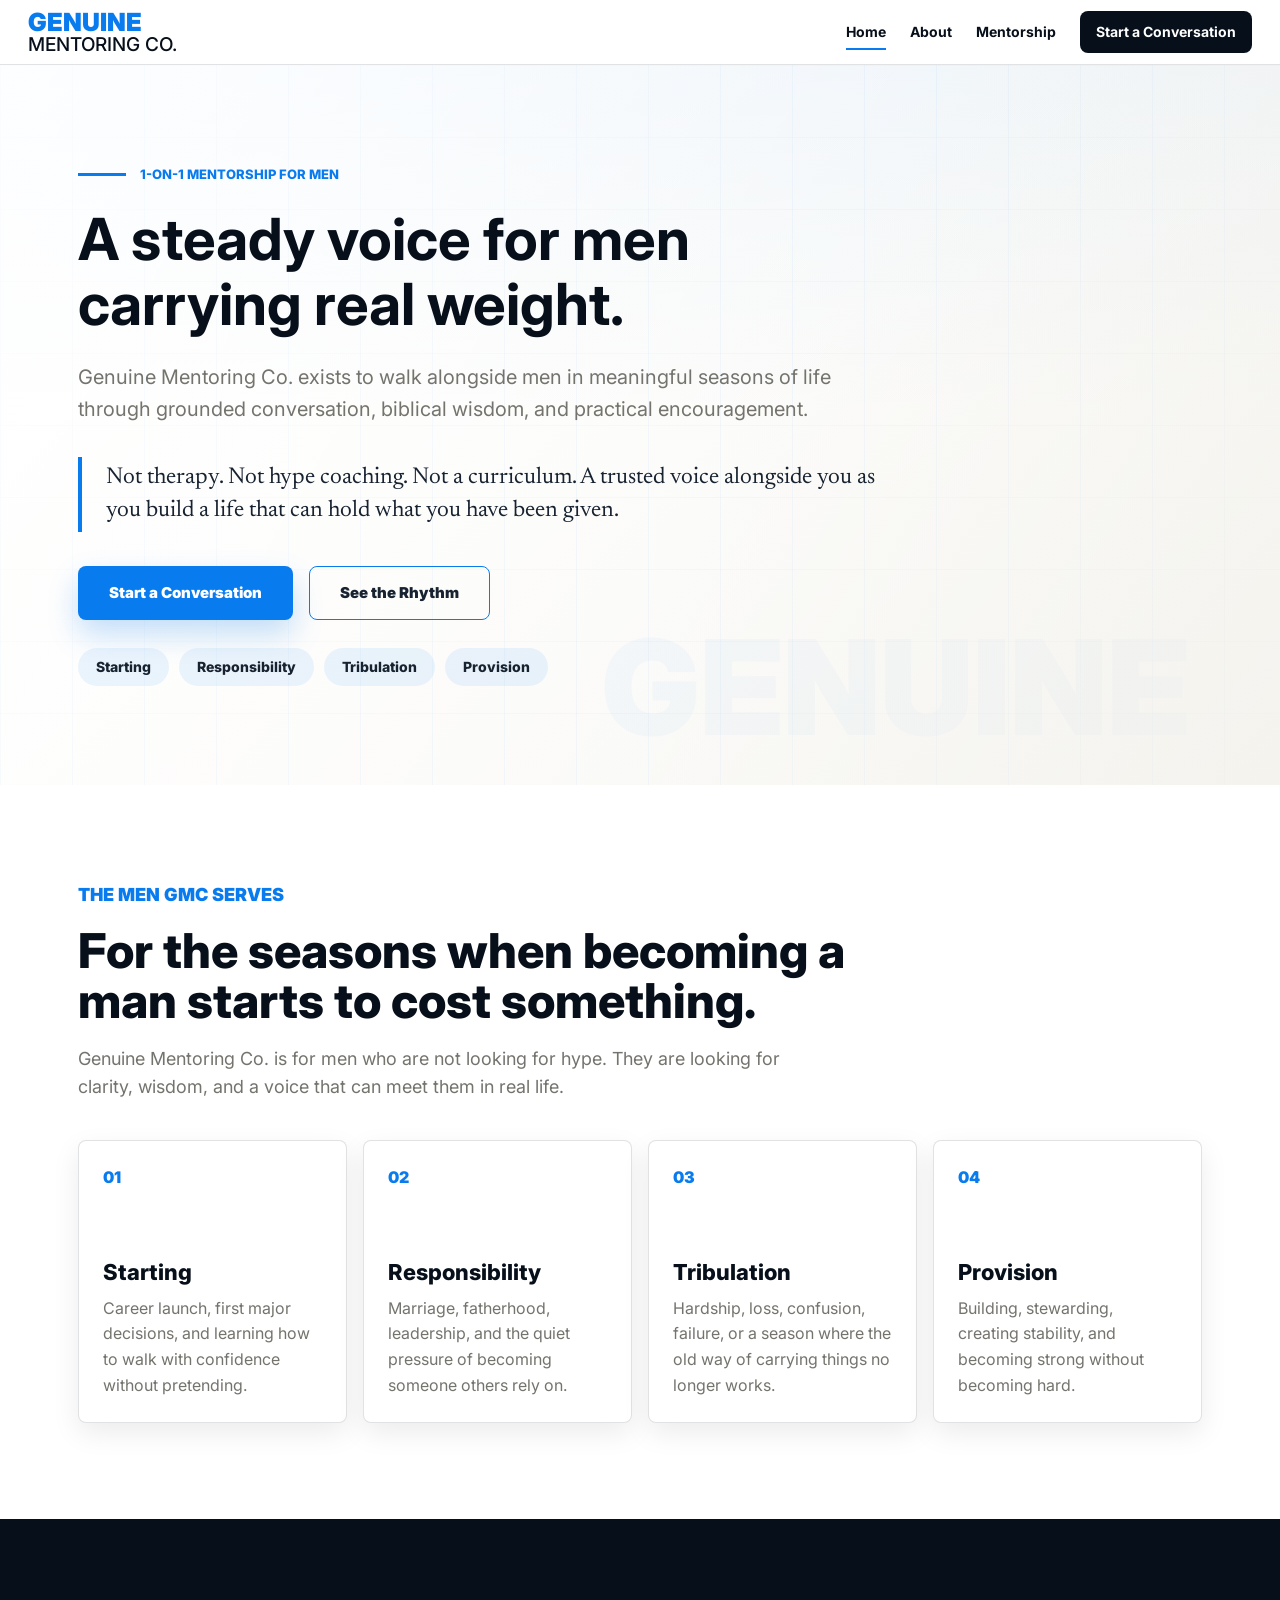
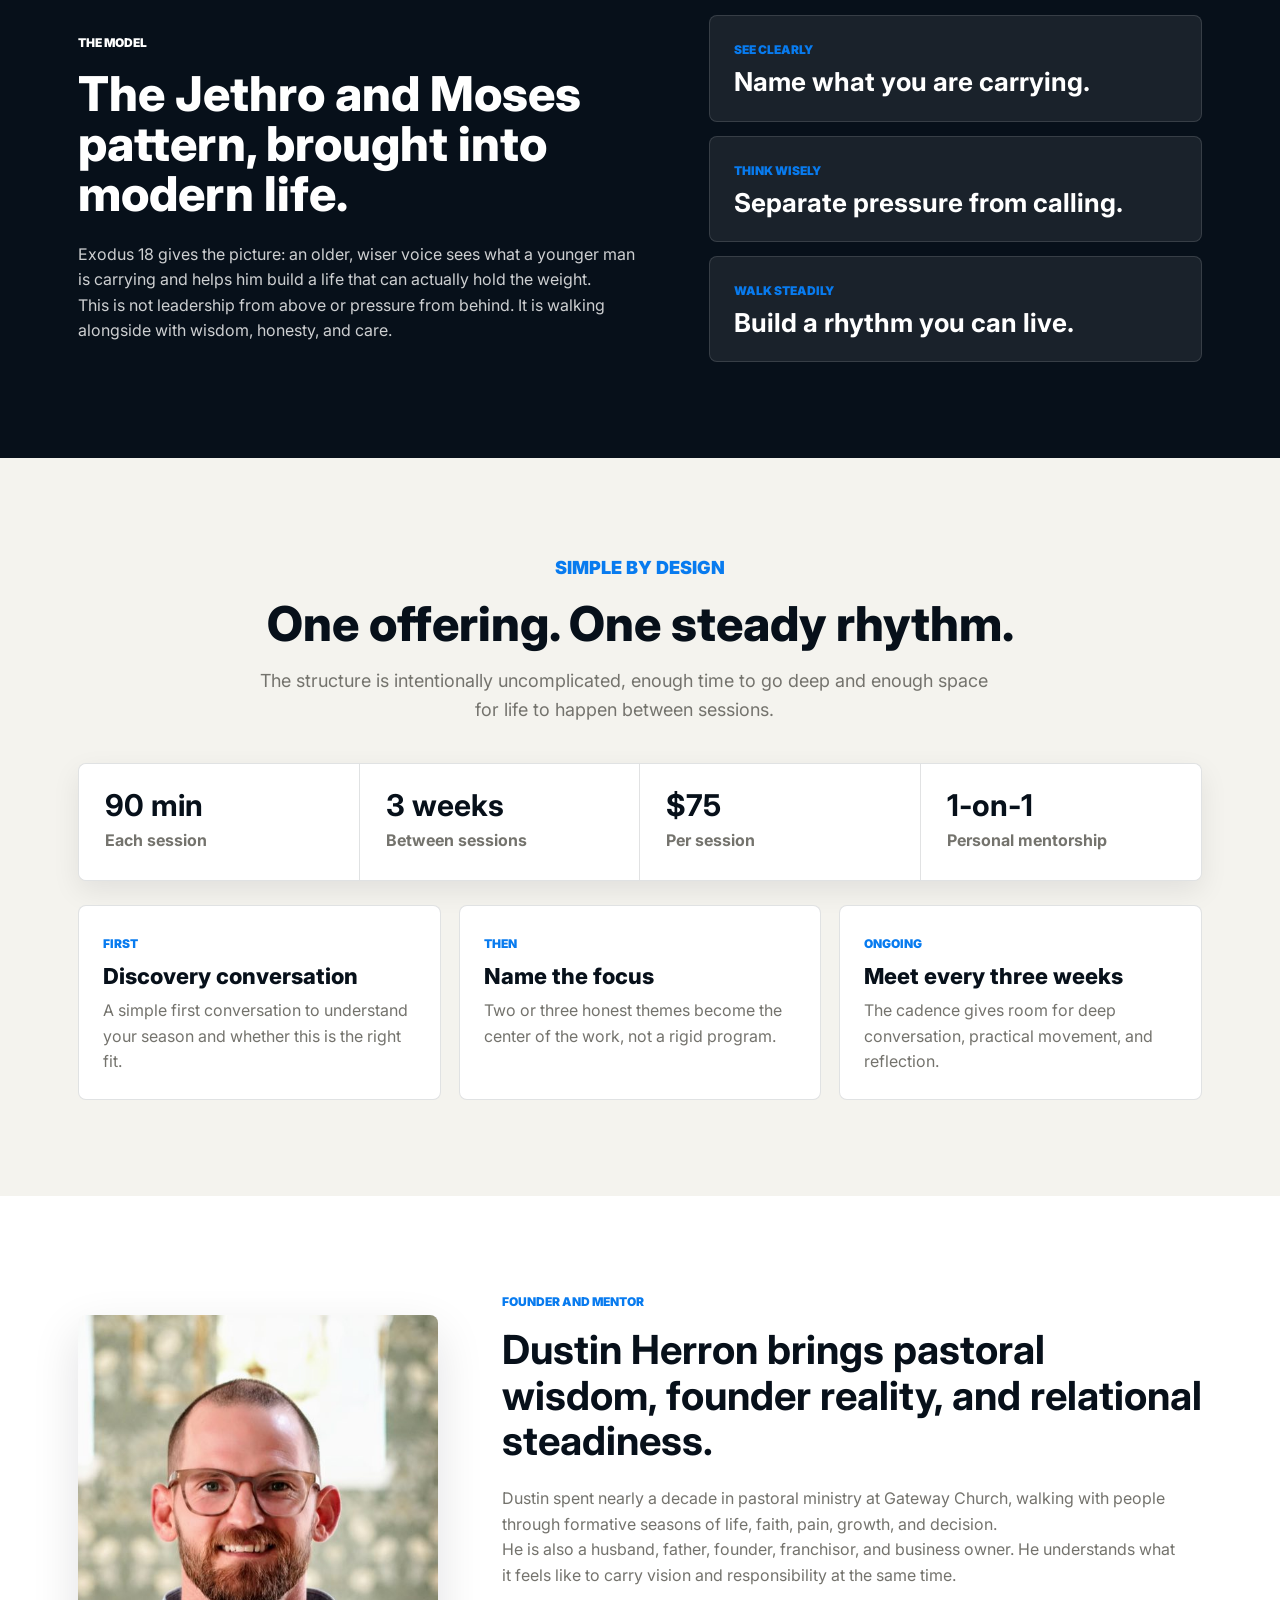
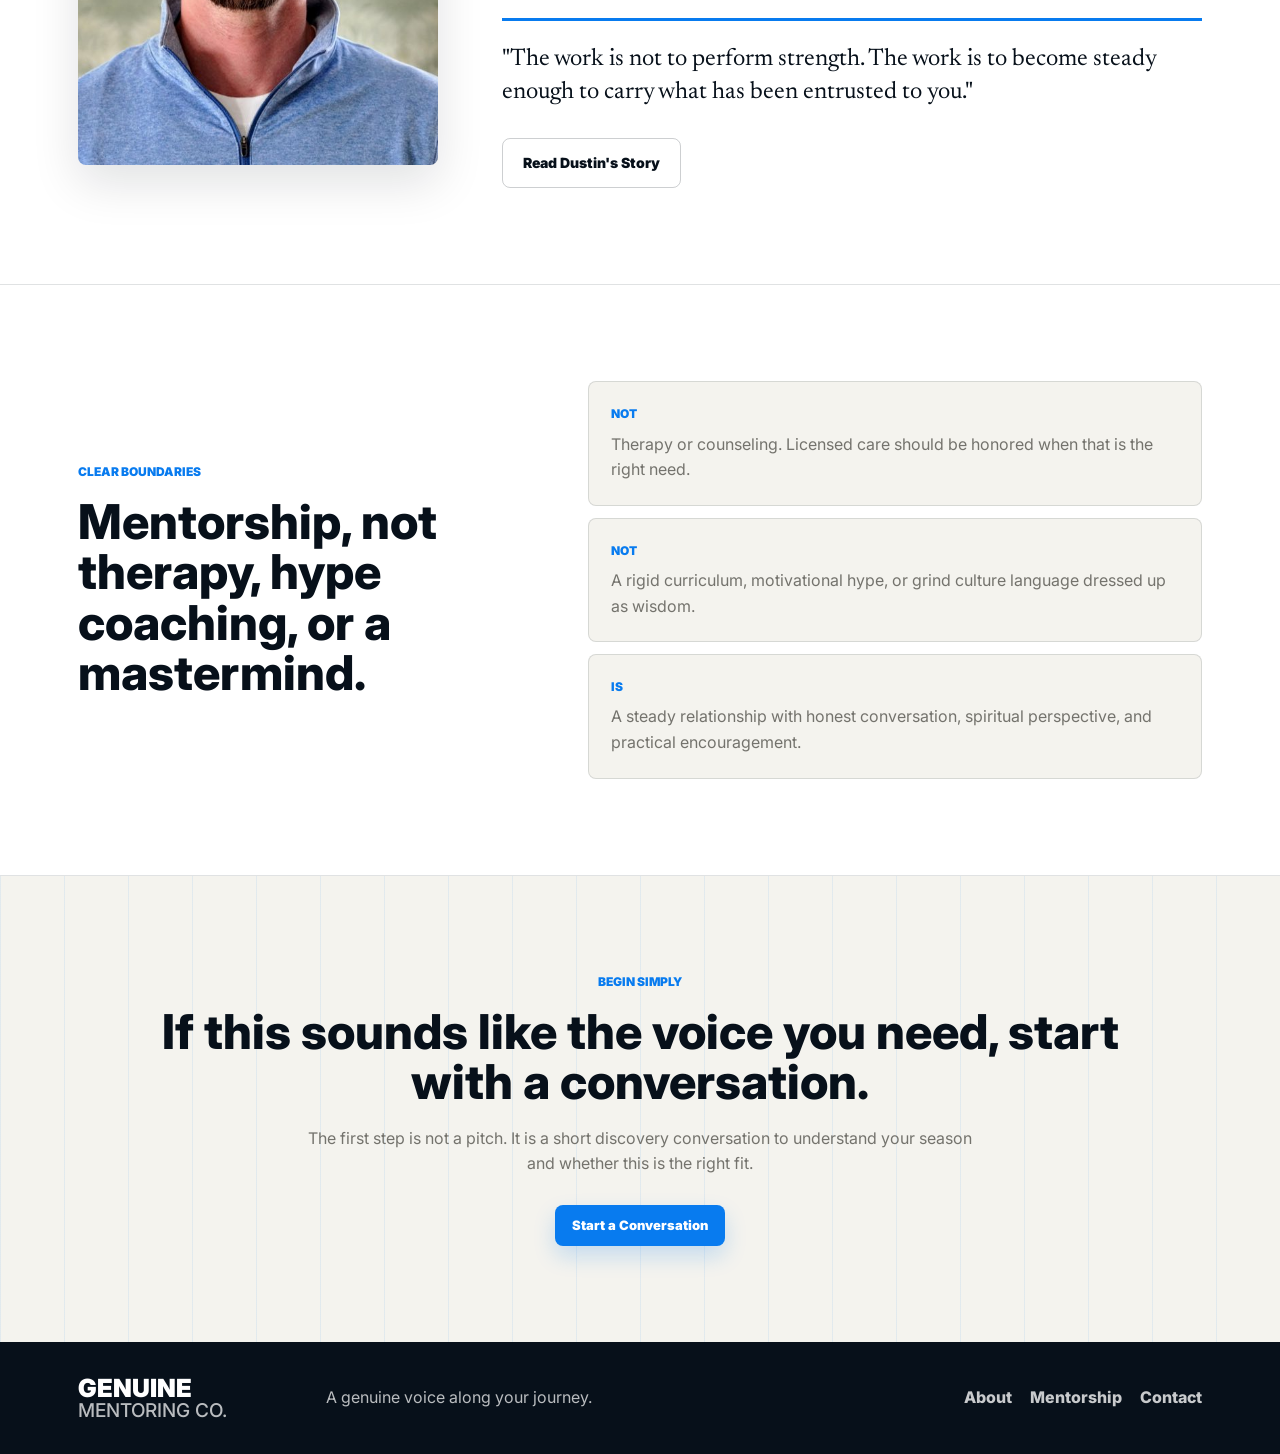
<file: index.html>
<!doctype html>
<html lang="en">
<head>
  <meta charset="utf-8">
  <meta name="viewport" content="width=device-width, initial-scale=1">
  <title>Genuine Mentoring Co. | A Genuine Voice Along Your Journey</title>
  <meta name="description" content="One-on-one mentorship for men navigating responsibility, hardship, faith, leadership, marriage, fatherhood, and provision.">
  <link rel="canonical" href="https://genuinementoring.co/">
  <meta property="og:type" content="website">
  <meta property="og:title" content="Genuine Mentoring Co. | A Genuine Voice Along Your Journey">
  <meta property="og:description" content="Steady, faith-rooted mentorship for men in meaningful seasons of life.">
  <meta property="og:url" content="https://genuinementoring.co/">
  <meta property="og:image" content="https://genuinementoring.co/images/gmc-logo.png">
  <meta property="og:site_name" content="Genuine Mentoring Co.">
  <meta name="twitter:card" content="summary_large_image">
  <meta name="twitter:title" content="Genuine Mentoring Co.">
  <meta name="twitter:description" content="A genuine voice along your journey.">
  <meta name="twitter:image" content="https://genuinementoring.co/images/gmc-logo.png">
  <link rel="icon" href="images/gmc-icon.png" type="image/png">
  <link rel="preconnect" href="https://fonts.googleapis.com">
  <link rel="preconnect" href="https://fonts.gstatic.com" crossorigin>
  <link href="https://fonts.googleapis.com/css2?family=Inter:wght@400;500;600;700;800;900&family=Newsreader:opsz,wght@6..72,500;6..72,650&display=swap" rel="stylesheet">
  <link rel="stylesheet" href="styles.css">
  <script type="application/ld+json">
  {
    "@context": "https://schema.org",
    "@type": "ProfessionalService",
    "name": "Genuine Mentoring Co.",
    "url": "https://genuinementoring.co/",
    "description": "One-on-one mentorship for men navigating meaningful seasons of life.",
    "founder": { "@type": "Person", "name": "Dustin Herron" },
    "areaServed": "United States"
  }
  </script>
</head>
<body>
  <div class="scroll-progress" aria-hidden="true"></div>

  <nav class="site-nav" aria-label="Primary">
    <div class="nav-inner">
      <a class="brand-mark" href="index.html" aria-label="Genuine Mentoring Co. home">
        <span class="brand-main">Genuine</span>
        <span class="brand-sub">Mentoring Co.</span>
      </a>
      <button class="nav-toggle" type="button" aria-label="Open menu" aria-expanded="false">
        <span></span><span></span><span></span>
      </button>
      <div class="nav-links">
        <a class="active" href="index.html">Home</a>
        <a href="about.html">About</a>
        <a href="mentorship.html">Mentorship</a>
        <a class="nav-cta" href="contact.html">Start a Conversation</a>
      </div>
    </div>
  </nav>

  <header class="hero-shell" id="home">
    <div class="hero-stack">
      <section class="hero-variant hero--editorial is-active" aria-label="Genuine Mentoring Co. introduction">
        <div class="hero-photo" aria-hidden="true"></div>
        <div class="hero-content hero-left" data-reveal>
          <p class="hero-kicker"><span></span>1-on-1 mentorship for men</p>
          <h1>A steady voice for men carrying real weight.</h1>
          <p class="hero-lead">Genuine Mentoring Co. exists to walk alongside men in meaningful seasons of life through grounded conversation, biblical wisdom, and practical encouragement.</p>
          <div class="hero-note">Not therapy. Not hype coaching. Not a curriculum. A trusted voice alongside you as you build a life that can hold what you have been given.</div>
          <div class="hero-actions">
            <a class="btn btn-blue" href="contact.html">Start a Conversation</a>
            <a class="btn btn-line" href="mentorship.html#rhythm">See the Rhythm</a>
          </div>
          <div class="hero-chips" aria-label="Mentorship seasons">
            <a href="mentorship.html#seasons">Starting</a>
            <a href="mentorship.html#seasons">Responsibility</a>
            <a href="mentorship.html#seasons">Tribulation</a>
            <a href="mentorship.html#seasons">Provision</a>
          </div>
        </div>
      </section>
    </div>
  </header>

  <main>
    <section class="section section-white" id="seasons">
      <div class="container">
        <div class="section-head" data-reveal>
          <p class="eyebrow">The men GMC serves</p>
          <h2>For the seasons when becoming a man starts to cost something.</h2>
          <p>Genuine Mentoring Co. is for men who are not looking for hype. They are looking for clarity, wisdom, and a voice that can meet them in real life.</p>
        </div>
        <div class="season-grid">
          <article class="season-card" data-reveal>
            <span>01</span>
            <h3>Starting</h3>
            <p>Career launch, first major decisions, and learning how to walk with confidence without pretending.</p>
          </article>
          <article class="season-card" data-reveal>
            <span>02</span>
            <h3>Responsibility</h3>
            <p>Marriage, fatherhood, leadership, and the quiet pressure of becoming someone others rely on.</p>
          </article>
          <article class="season-card" data-reveal>
            <span>03</span>
            <h3>Tribulation</h3>
            <p>Hardship, loss, confusion, failure, or a season where the old way of carrying things no longer works.</p>
          </article>
          <article class="season-card" data-reveal>
            <span>04</span>
            <h3>Provision</h3>
            <p>Building, stewarding, creating stability, and becoming strong without becoming hard.</p>
          </article>
        </div>
      </div>
    </section>

    <section class="section section-ink" id="model">
      <div class="container model-grid">
        <div class="model-copy" data-reveal>
          <p class="eyebrow">The model</p>
          <h2>The Jethro and Moses pattern, brought into modern life.</h2>
          <p>Exodus 18 gives the picture: an older, wiser voice sees what a younger man is carrying and helps him build a life that can actually hold the weight.</p>
          <p>This is not leadership from above or pressure from behind. It is walking alongside with wisdom, honesty, and care.</p>
        </div>
        <div class="model-stack" aria-label="Mentorship posture">
          <div class="model-tile" data-reveal><span>See clearly</span><strong>Name what you are carrying.</strong></div>
          <div class="model-tile" data-reveal><span>Think wisely</span><strong>Separate pressure from calling.</strong></div>
          <div class="model-tile" data-reveal><span>Walk steadily</span><strong>Build a rhythm you can live.</strong></div>
        </div>
      </div>
    </section>

    <section class="section section-mist" id="rhythm">
      <div class="container">
        <div class="section-head center" data-reveal>
          <p class="eyebrow">Simple by design</p>
          <h2>One offering. One steady rhythm.</h2>
          <p>The structure is intentionally uncomplicated, enough time to go deep and enough space for life to happen between sessions.</p>
        </div>
        <div class="rhythm-strip" data-reveal>
          <div><strong>90 min</strong><span>Each session</span></div>
          <div><strong>3 weeks</strong><span>Between sessions</span></div>
          <div><strong>$75</strong><span>Per session</span></div>
          <div><strong>1-on-1</strong><span>Personal mentorship</span></div>
        </div>
        <div class="process-row">
          <article data-reveal>
            <span>First</span>
            <h3>Discovery conversation</h3>
            <p>A simple first conversation to understand your season and whether this is the right fit.</p>
          </article>
          <article data-reveal>
            <span>Then</span>
            <h3>Name the focus</h3>
            <p>Two or three honest themes become the center of the work, not a rigid program.</p>
          </article>
          <article data-reveal>
            <span>Ongoing</span>
            <h3>Meet every three weeks</h3>
            <p>The cadence gives room for deep conversation, practical movement, and reflection.</p>
          </article>
        </div>
      </div>
    </section>

    <section class="section section-white" id="about-preview">
      <div class="container about-grid">
        <div class="about-image" data-reveal>
          <img src="images/dustin-herron.jpg" alt="Dustin Herron, founder of Genuine Mentoring Co.">
        </div>
        <div class="about-copy" data-reveal>
          <p class="eyebrow">Founder and mentor</p>
          <h2>Dustin Herron brings pastoral wisdom, founder reality, and relational steadiness.</h2>
          <p>Dustin spent nearly a decade in pastoral ministry at Gateway Church, walking with people through formative seasons of life, faith, pain, growth, and decision.</p>
          <p>He is also a husband, father, founder, franchisor, and business owner. He understands what it feels like to carry vision and responsibility at the same time.</p>
          <div class="quote-line">"The work is not to perform strength. The work is to become steady enough to carry what has been entrusted to you."</div>
          <div class="hero-actions">
            <a class="btn btn-line" href="about.html">Read Dustin's Story</a>
          </div>
        </div>
      </div>
    </section>

    <section class="section section-boundaries">
      <div class="container boundary-grid">
        <div data-reveal>
          <p class="eyebrow">Clear boundaries</p>
          <h2>Mentorship, not therapy, hype coaching, or a mastermind.</h2>
        </div>
        <div class="boundary-list">
          <div data-reveal><span>Not</span><p>Therapy or counseling. Licensed care should be honored when that is the right need.</p></div>
          <div data-reveal><span>Not</span><p>A rigid curriculum, motivational hype, or grind culture language dressed up as wisdom.</p></div>
          <div data-reveal><span>Is</span><p>A steady relationship with honest conversation, spiritual perspective, and practical encouragement.</p></div>
        </div>
      </div>
    </section>

    <section class="section final-cta" id="contact">
      <div class="container final-grid">
        <div data-reveal>
          <p class="eyebrow">Begin simply</p>
          <h2>If this sounds like the voice you need, start with a conversation.</h2>
          <p>The first step is not a pitch. It is a short discovery conversation to understand your season and whether this is the right fit.</p>
          <a class="btn btn-blue final-button" href="contact.html">Start a Conversation</a>
        </div>
      </div>
    </section>
  </main>

  <footer class="footer">
    <div class="container footer-grid">
      <a class="brand-mark footer-brand" href="index.html" aria-label="Genuine Mentoring Co. home">
        <span class="brand-main">Genuine</span>
        <span class="brand-sub">Mentoring Co.</span>
      </a>
      <p>A genuine voice along your journey.</p>
      <div class="footer-links">
        <a href="about.html">About</a>
        <a href="mentorship.html">Mentorship</a>
        <a href="contact.html">Contact</a>
      </div>
    </div>
  </footer>

  <script src="site.js"></script>
</body>
</html>
</file>
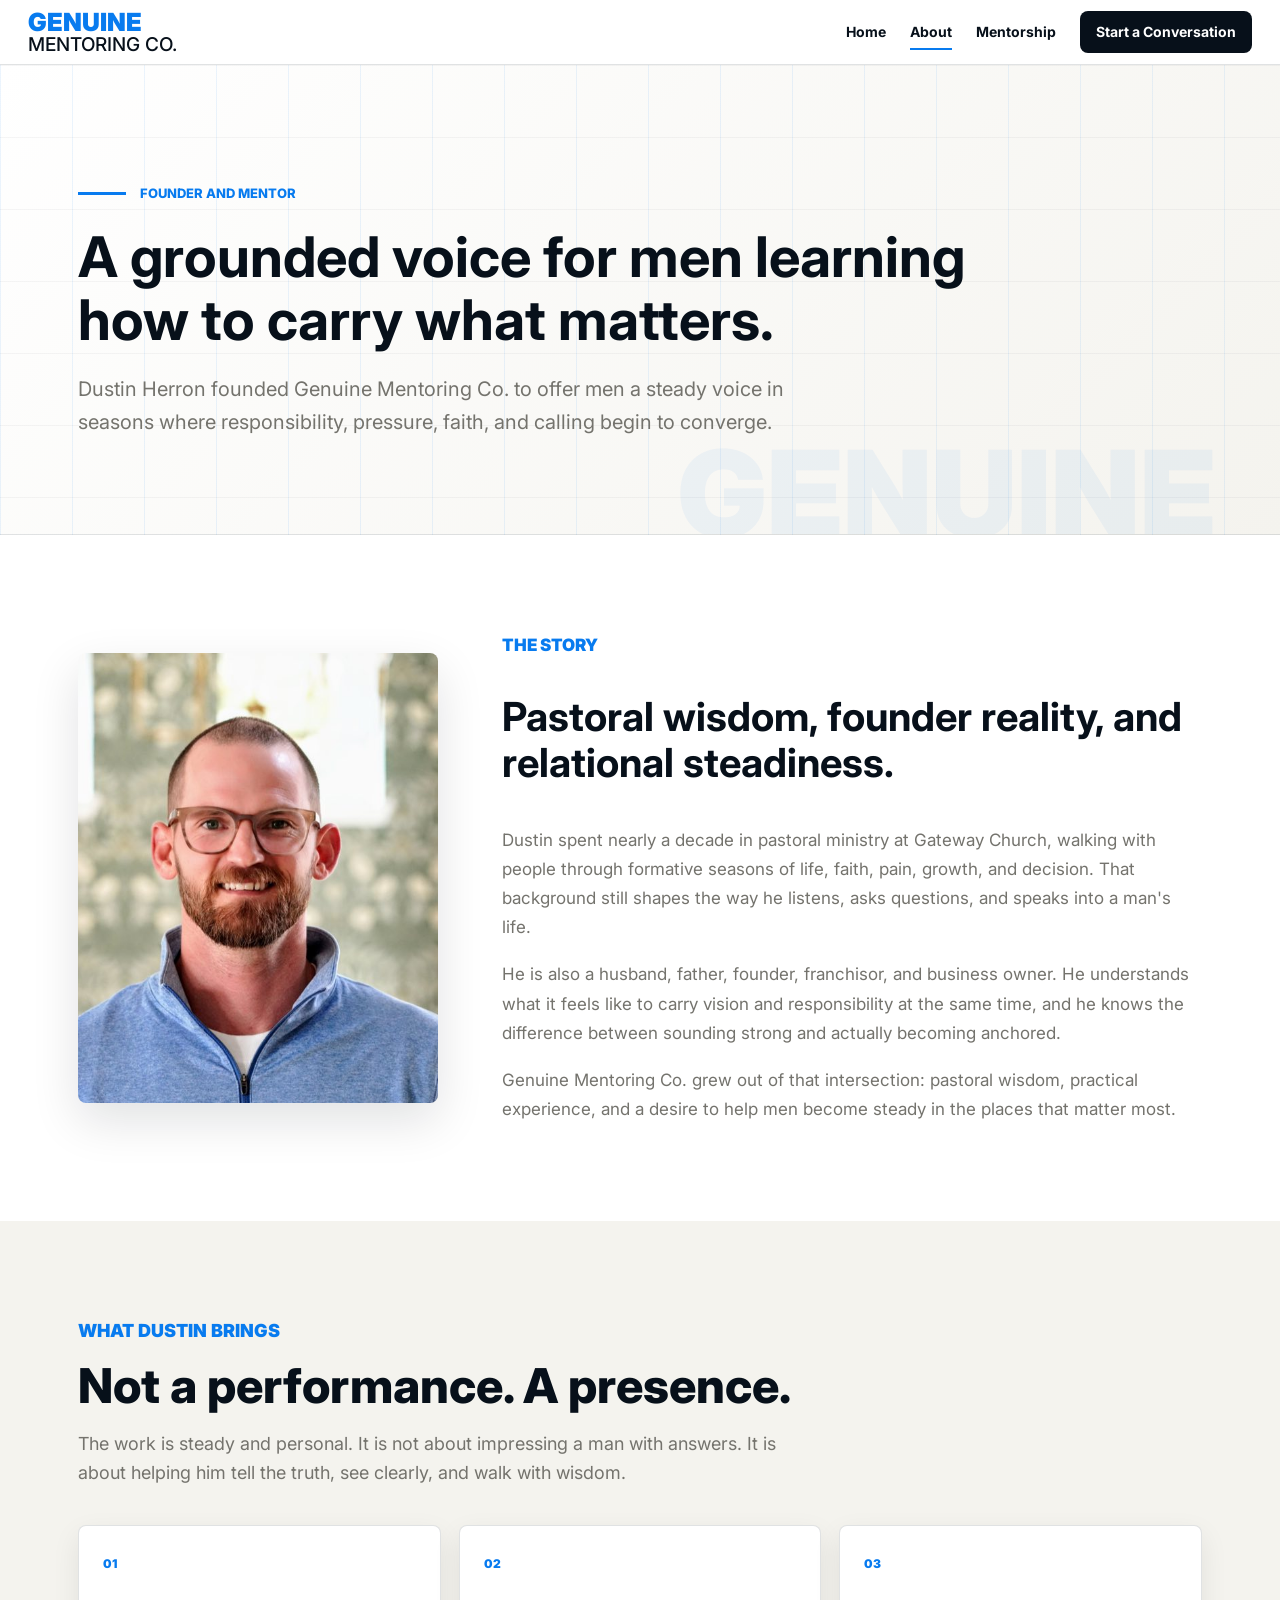
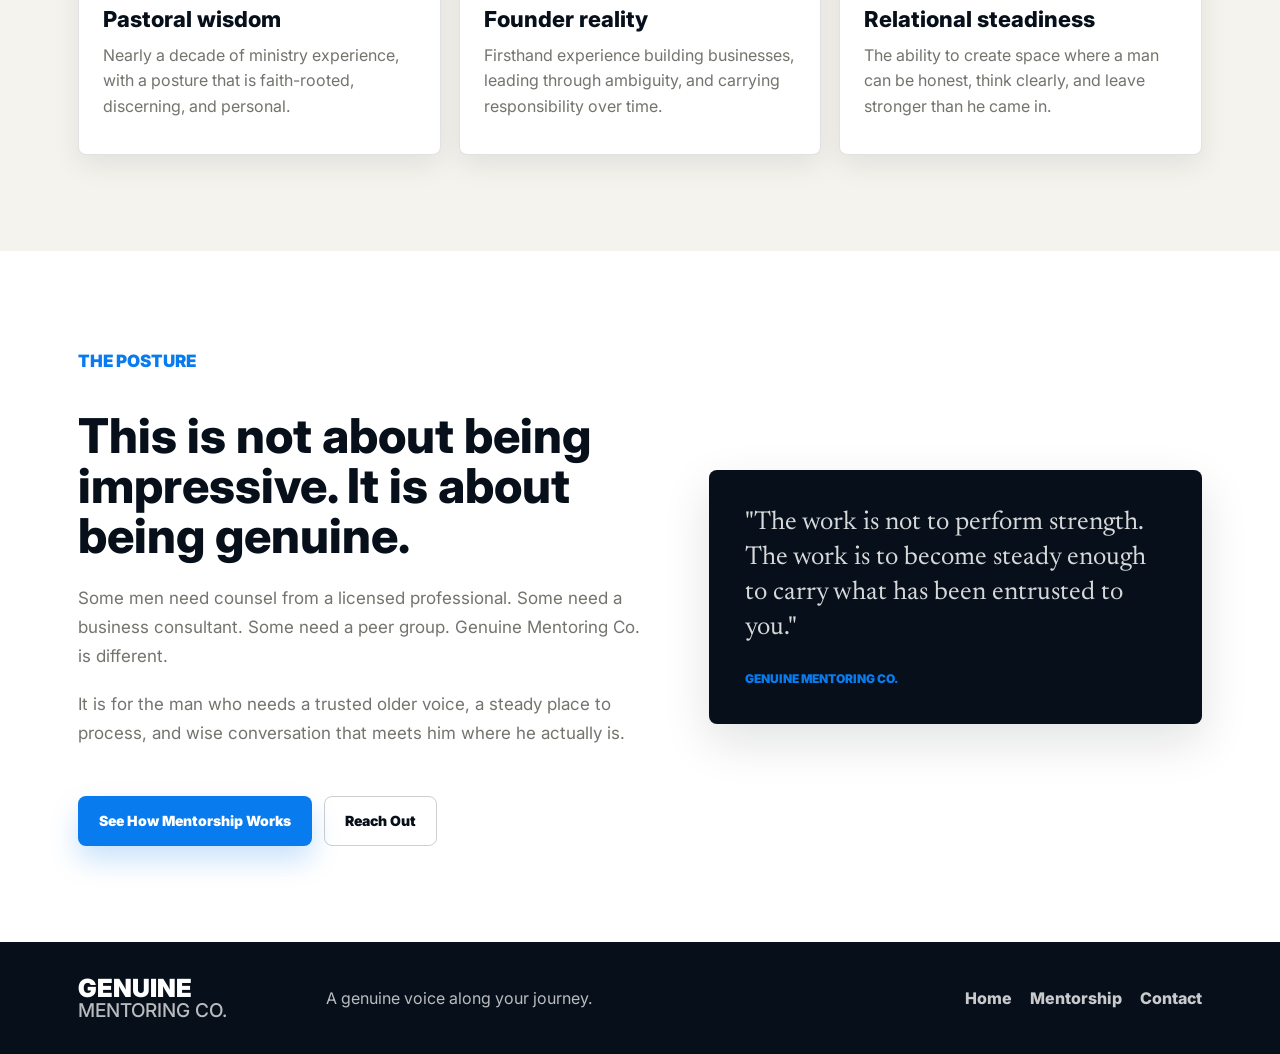
<file: about.html>
<!doctype html>
<html lang="en">
<head>
  <meta charset="utf-8">
  <meta name="viewport" content="width=device-width, initial-scale=1">
  <title>About Dustin Herron | Genuine Mentoring Co.</title>
  <meta name="description" content="Meet Dustin Herron, founder of Genuine Mentoring Co., offering steady faith-rooted mentorship for men.">
  <link rel="canonical" href="https://genuinementoring.co/about">
  <meta property="og:type" content="profile">
  <meta property="og:title" content="About Dustin Herron | Genuine Mentoring Co.">
  <meta property="og:description" content="Pastoral experience, entrepreneurship, fatherhood, and a steady voice for men navigating meaningful seasons.">
  <meta property="og:url" content="https://genuinementoring.co/about">
  <meta property="og:image" content="https://genuinementoring.co/images/gmc-logo.png">
  <meta property="og:site_name" content="Genuine Mentoring Co.">
  <meta name="twitter:card" content="summary_large_image">
  <meta name="twitter:title" content="About Dustin Herron">
  <meta name="twitter:description" content="Founder of Genuine Mentoring Co.">
  <meta name="twitter:image" content="https://genuinementoring.co/images/gmc-logo.png">
  <link rel="icon" href="images/gmc-icon.png" type="image/png">
  <link rel="preconnect" href="https://fonts.googleapis.com">
  <link rel="preconnect" href="https://fonts.gstatic.com" crossorigin>
  <link href="https://fonts.googleapis.com/css2?family=Inter:wght@400;500;600;700;800;900&family=Newsreader:opsz,wght@6..72,500;6..72,650&display=swap" rel="stylesheet">
  <link rel="stylesheet" href="styles.css">
</head>
<body>
  <div class="scroll-progress" aria-hidden="true"></div>

  <nav class="site-nav" aria-label="Primary">
    <div class="nav-inner">
      <a class="brand-mark" href="index.html" aria-label="Genuine Mentoring Co. home">
        <span class="brand-main">Genuine</span>
        <span class="brand-sub">Mentoring Co.</span>
      </a>
      <button class="nav-toggle" type="button" aria-label="Open menu" aria-expanded="false">
        <span></span><span></span><span></span>
      </button>
      <div class="nav-links">
        <a href="index.html">Home</a>
        <a class="active" href="about.html">About</a>
        <a href="mentorship.html">Mentorship</a>
        <a class="nav-cta" href="contact.html">Start a Conversation</a>
      </div>
    </div>
  </nav>

  <main>
    <header class="page-hero">
      <div class="container" data-reveal>
        <p class="hero-kicker"><span></span>Founder and mentor</p>
        <h1>A grounded voice for men learning how to carry what matters.</h1>
        <p>Dustin Herron founded Genuine Mentoring Co. to offer men a steady voice in seasons where responsibility, pressure, faith, and calling begin to converge.</p>
      </div>
    </header>

    <section class="section section-white">
      <div class="container about-grid">
        <div class="about-image" data-reveal>
          <img src="images/dustin-herron.jpg" alt="Dustin Herron, founder of Genuine Mentoring Co.">
        </div>
        <div class="about-copy copy-stack" data-reveal>
          <p class="eyebrow">The story</p>
          <h2>Pastoral wisdom, founder reality, and relational steadiness.</h2>
          <p>Dustin spent nearly a decade in pastoral ministry at Gateway Church, walking with people through formative seasons of life, faith, pain, growth, and decision. That background still shapes the way he listens, asks questions, and speaks into a man's life.</p>
          <p>He is also a husband, father, founder, franchisor, and business owner. He understands what it feels like to carry vision and responsibility at the same time, and he knows the difference between sounding strong and actually becoming anchored.</p>
          <p>Genuine Mentoring Co. grew out of that intersection: pastoral wisdom, practical experience, and a desire to help men become steady in the places that matter most.</p>
        </div>
      </div>
    </section>

    <section class="section section-mist">
      <div class="container">
        <div class="section-head" data-reveal>
          <p class="eyebrow">What Dustin brings</p>
          <h2>Not a performance. A presence.</h2>
          <p>The work is steady and personal. It is not about impressing a man with answers. It is about helping him tell the truth, see clearly, and walk with wisdom.</p>
        </div>
        <div class="card-grid">
          <article class="detail-card" data-reveal>
            <span>01</span>
            <h3>Pastoral wisdom</h3>
            <p>Nearly a decade of ministry experience, with a posture that is faith-rooted, discerning, and personal.</p>
          </article>
          <article class="detail-card" data-reveal>
            <span>02</span>
            <h3>Founder reality</h3>
            <p>Firsthand experience building businesses, leading through ambiguity, and carrying responsibility over time.</p>
          </article>
          <article class="detail-card" data-reveal>
            <span>03</span>
            <h3>Relational steadiness</h3>
            <p>The ability to create space where a man can be honest, think clearly, and leave stronger than he came in.</p>
          </article>
        </div>
      </div>
    </section>

    <section class="section section-white">
      <div class="container model-grid">
        <div class="copy-stack" data-reveal>
          <p class="eyebrow">The posture</p>
          <h2>This is not about being impressive. It is about being genuine.</h2>
          <p>Some men need counsel from a licensed professional. Some need a business consultant. Some need a peer group. Genuine Mentoring Co. is different.</p>
          <p>It is for the man who needs a trusted older voice, a steady place to process, and wise conversation that meets him where he actually is.</p>
          <div class="hero-actions">
            <a class="btn btn-blue" href="mentorship.html">See How Mentorship Works</a>
            <a class="btn btn-line" href="contact.html">Reach Out</a>
          </div>
        </div>
        <div class="quote-card" data-reveal>
          <p>"The work is not to perform strength. The work is to become steady enough to carry what has been entrusted to you."</p>
          <small>Genuine Mentoring Co.</small>
        </div>
      </div>
    </section>
  </main>

  <footer class="footer">
    <div class="container footer-grid">
      <a class="brand-mark footer-brand" href="index.html" aria-label="Genuine Mentoring Co. home">
        <span class="brand-main">Genuine</span>
        <span class="brand-sub">Mentoring Co.</span>
      </a>
      <p>A genuine voice along your journey.</p>
      <div class="footer-links">
        <a href="index.html">Home</a>
        <a href="mentorship.html">Mentorship</a>
        <a href="contact.html">Contact</a>
      </div>
    </div>
  </footer>

  <script src="site.js"></script>
</body>
</html>
</file>
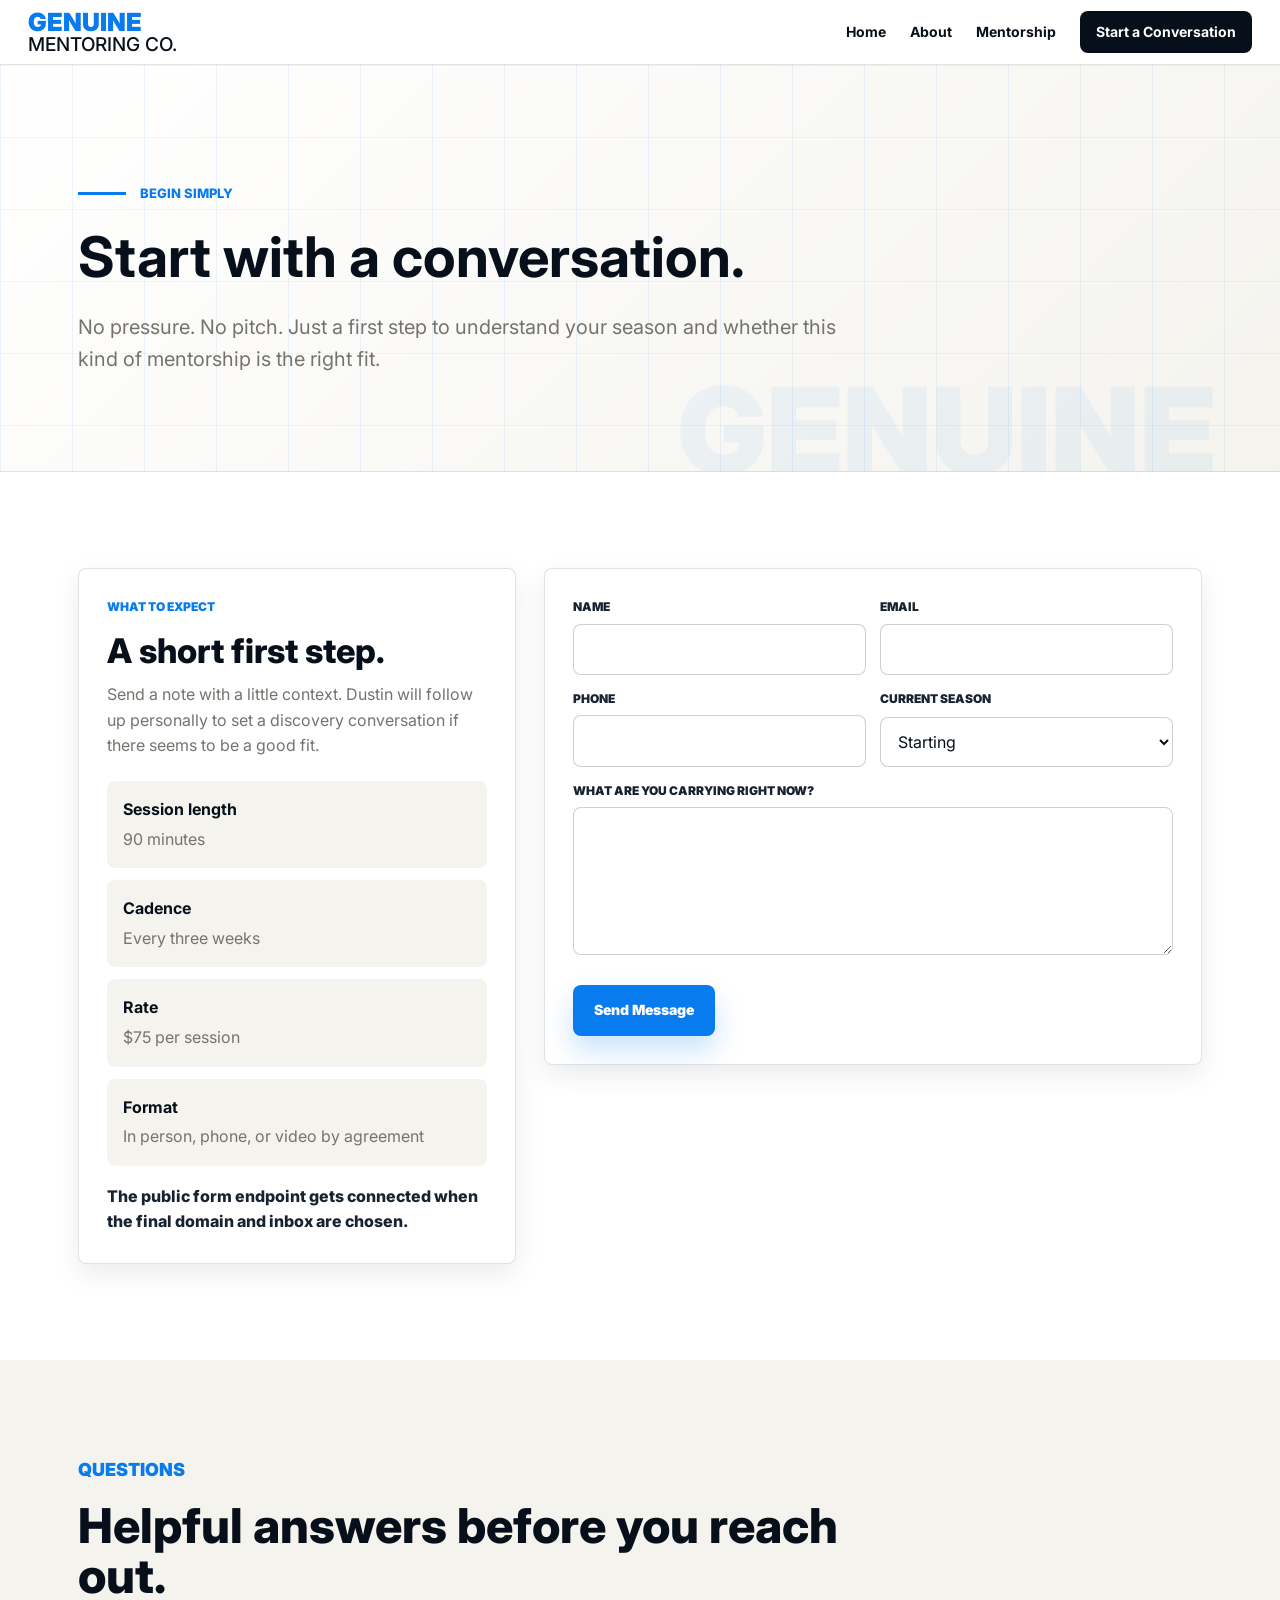
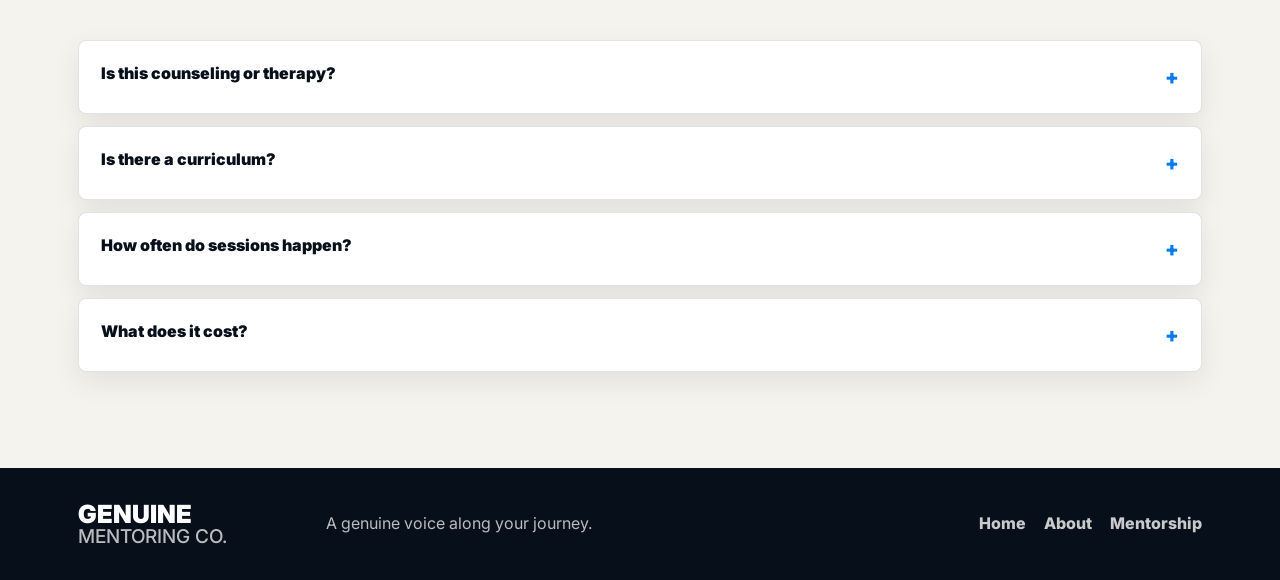
<file: contact.html>
<!doctype html>
<html lang="en">
<head>
  <meta charset="utf-8">
  <meta name="viewport" content="width=device-width, initial-scale=1">
  <title>Contact | Genuine Mentoring Co.</title>
  <meta name="description" content="Start a conversation with Genuine Mentoring Co. about one-on-one mentorship for men.">
  <link rel="canonical" href="https://genuinementoring.co/contact">
  <meta property="og:type" content="website">
  <meta property="og:title" content="Contact | Genuine Mentoring Co.">
  <meta property="og:description" content="Start a conversation about mentorship.">
  <meta property="og:url" content="https://genuinementoring.co/contact">
  <meta property="og:image" content="https://genuinementoring.co/images/gmc-logo.png">
  <meta property="og:site_name" content="Genuine Mentoring Co.">
  <meta name="twitter:card" content="summary_large_image">
  <meta name="twitter:title" content="Contact | Genuine Mentoring Co.">
  <meta name="twitter:description" content="Start a conversation about mentorship.">
  <meta name="twitter:image" content="https://genuinementoring.co/images/gmc-logo.png">
  <link rel="icon" href="images/gmc-icon.png" type="image/png">
  <link rel="preconnect" href="https://fonts.googleapis.com">
  <link rel="preconnect" href="https://fonts.gstatic.com" crossorigin>
  <link href="https://fonts.googleapis.com/css2?family=Inter:wght@400;500;600;700;800;900&family=Newsreader:opsz,wght@6..72,500;6..72,650&display=swap" rel="stylesheet">
  <link rel="stylesheet" href="styles.css">
</head>
<body>
  <div class="scroll-progress" aria-hidden="true"></div>

  <nav class="site-nav" aria-label="Primary">
    <div class="nav-inner">
      <a class="brand-mark" href="index.html" aria-label="Genuine Mentoring Co. home">
        <span class="brand-main">Genuine</span>
        <span class="brand-sub">Mentoring Co.</span>
      </a>
      <button class="nav-toggle" type="button" aria-label="Open menu" aria-expanded="false">
        <span></span><span></span><span></span>
      </button>
      <div class="nav-links">
        <a href="index.html">Home</a>
        <a href="about.html">About</a>
        <a href="mentorship.html">Mentorship</a>
        <a class="nav-cta active" href="contact.html">Start a Conversation</a>
      </div>
    </div>
  </nav>

  <main>
    <header class="page-hero">
      <div class="container" data-reveal>
        <p class="hero-kicker"><span></span>Begin simply</p>
        <h1>Start with a conversation.</h1>
        <p>No pressure. No pitch. Just a first step to understand your season and whether this kind of mentorship is the right fit.</p>
      </div>
    </header>

    <section class="section section-white">
      <div class="container contact-panel">
        <div class="contact-card" data-reveal>
          <p class="eyebrow">What to expect</p>
          <h2>A short first step.</h2>
          <p>Send a note with a little context. Dustin will follow up personally to set a discovery conversation if there seems to be a good fit.</p>
          <div class="contact-list" aria-label="Mentorship details">
            <div><strong>Session length</strong><p>90 minutes</p></div>
            <div><strong>Cadence</strong><p>Every three weeks</p></div>
            <div><strong>Rate</strong><p>$75 per session</p></div>
            <div><strong>Format</strong><p>In person, phone, or video by agreement</p></div>
          </div>
          <p class="utility-note">The public form endpoint gets connected when the final domain and inbox are chosen.</p>
        </div>

        <form class="contact-card" action="#" method="POST" data-preview-form data-reveal>
          <div class="form-grid">
            <div class="field">
              <label for="name">Name</label>
              <input id="name" name="name" autocomplete="name" required>
            </div>
            <div class="field">
              <label for="email">Email</label>
              <input id="email" name="email" type="email" autocomplete="email" required>
            </div>
            <div class="field">
              <label for="phone">Phone</label>
              <input id="phone" name="phone" autocomplete="tel">
            </div>
            <div class="field">
              <label for="season">Current season</label>
              <select id="season" name="season">
                <option>Starting</option>
                <option>Responsibility</option>
                <option>Tribulation</option>
                <option>Provision</option>
                <option>Not sure yet</option>
              </select>
            </div>
            <div class="field full">
              <label for="message">What are you carrying right now?</label>
              <textarea id="message" name="message" required></textarea>
            </div>
          </div>
          <div class="hero-actions">
            <button class="btn btn-blue" type="submit">Send Message</button>
          </div>
          <p data-form-notice hidden class="utility-note"></p>
        </form>
      </div>
    </section>

    <section class="section section-mist">
      <div class="container">
        <div class="section-head" data-reveal>
          <p class="eyebrow">Questions</p>
          <h2>Helpful answers before you reach out.</h2>
        </div>
        <div class="faq">
          <div class="faq-item" data-reveal>
            <button type="button" aria-expanded="false"><span>Is this counseling or therapy?</span><span>+</span></button>
            <div class="faq-answer"><p>No. Genuine Mentoring Co. is mentorship, not therapy or counseling. If licensed care is the right need, that boundary should be honored.</p></div>
          </div>
          <div class="faq-item" data-reveal>
            <button type="button" aria-expanded="false"><span>Is there a curriculum?</span><span>+</span></button>
            <div class="faq-answer"><p>No rigid curriculum. Sessions are relationship-based and shaped around the man, the season, and the conversations that matter most.</p></div>
          </div>
          <div class="faq-item" data-reveal>
            <button type="button" aria-expanded="false"><span>How often do sessions happen?</span><span>+</span></button>
            <div class="faq-answer"><p>The normal rhythm is one 90-minute session every three weeks.</p></div>
          </div>
          <div class="faq-item" data-reveal>
            <button type="button" aria-expanded="false"><span>What does it cost?</span><span>+</span></button>
            <div class="faq-answer"><p>The rate is $50 per hour. A 90-minute session is $75, averaging about $100 per month at the normal cadence.</p></div>
          </div>
        </div>
      </div>
    </section>
  </main>

  <footer class="footer">
    <div class="container footer-grid">
      <a class="brand-mark footer-brand" href="index.html" aria-label="Genuine Mentoring Co. home">
        <span class="brand-main">Genuine</span>
        <span class="brand-sub">Mentoring Co.</span>
      </a>
      <p>A genuine voice along your journey.</p>
      <div class="footer-links">
        <a href="index.html">Home</a>
        <a href="about.html">About</a>
        <a href="mentorship.html">Mentorship</a>
      </div>
    </div>
  </footer>

  <script src="site.js"></script>
</body>
</html>
</file>
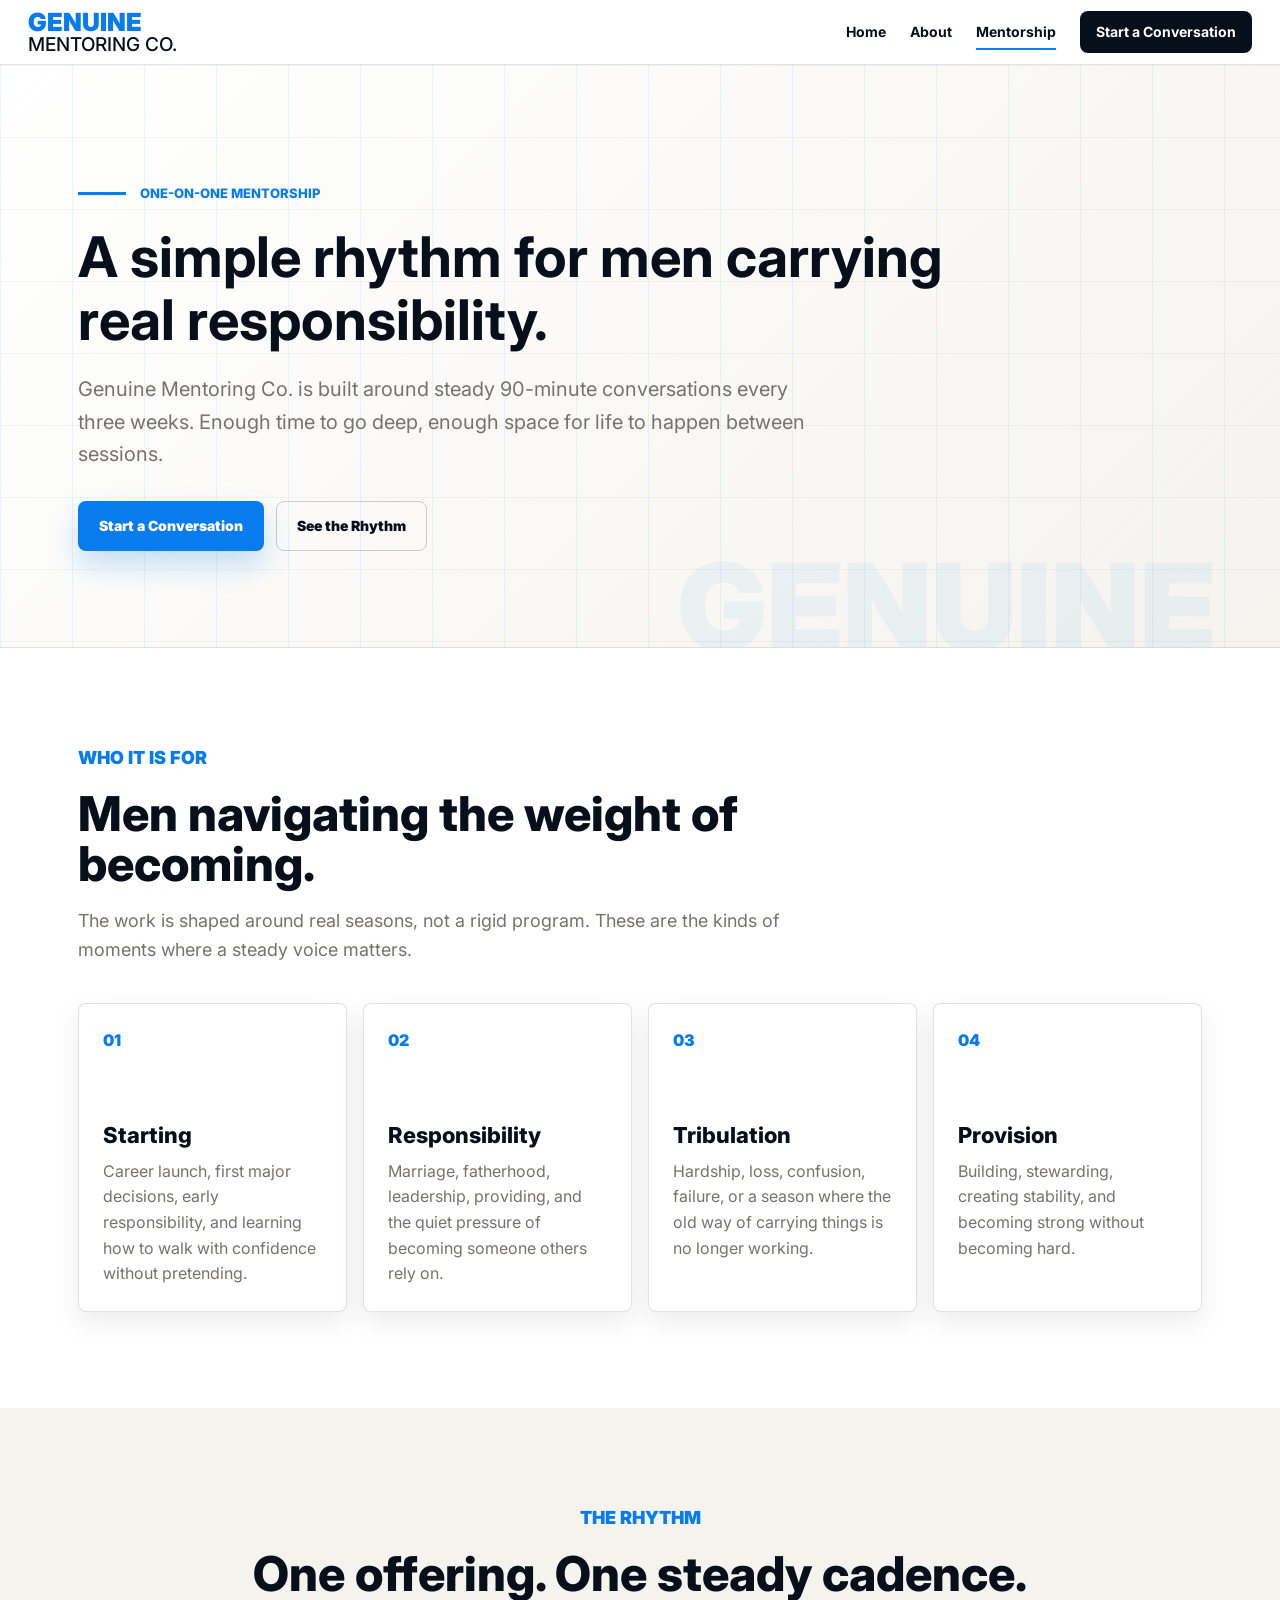
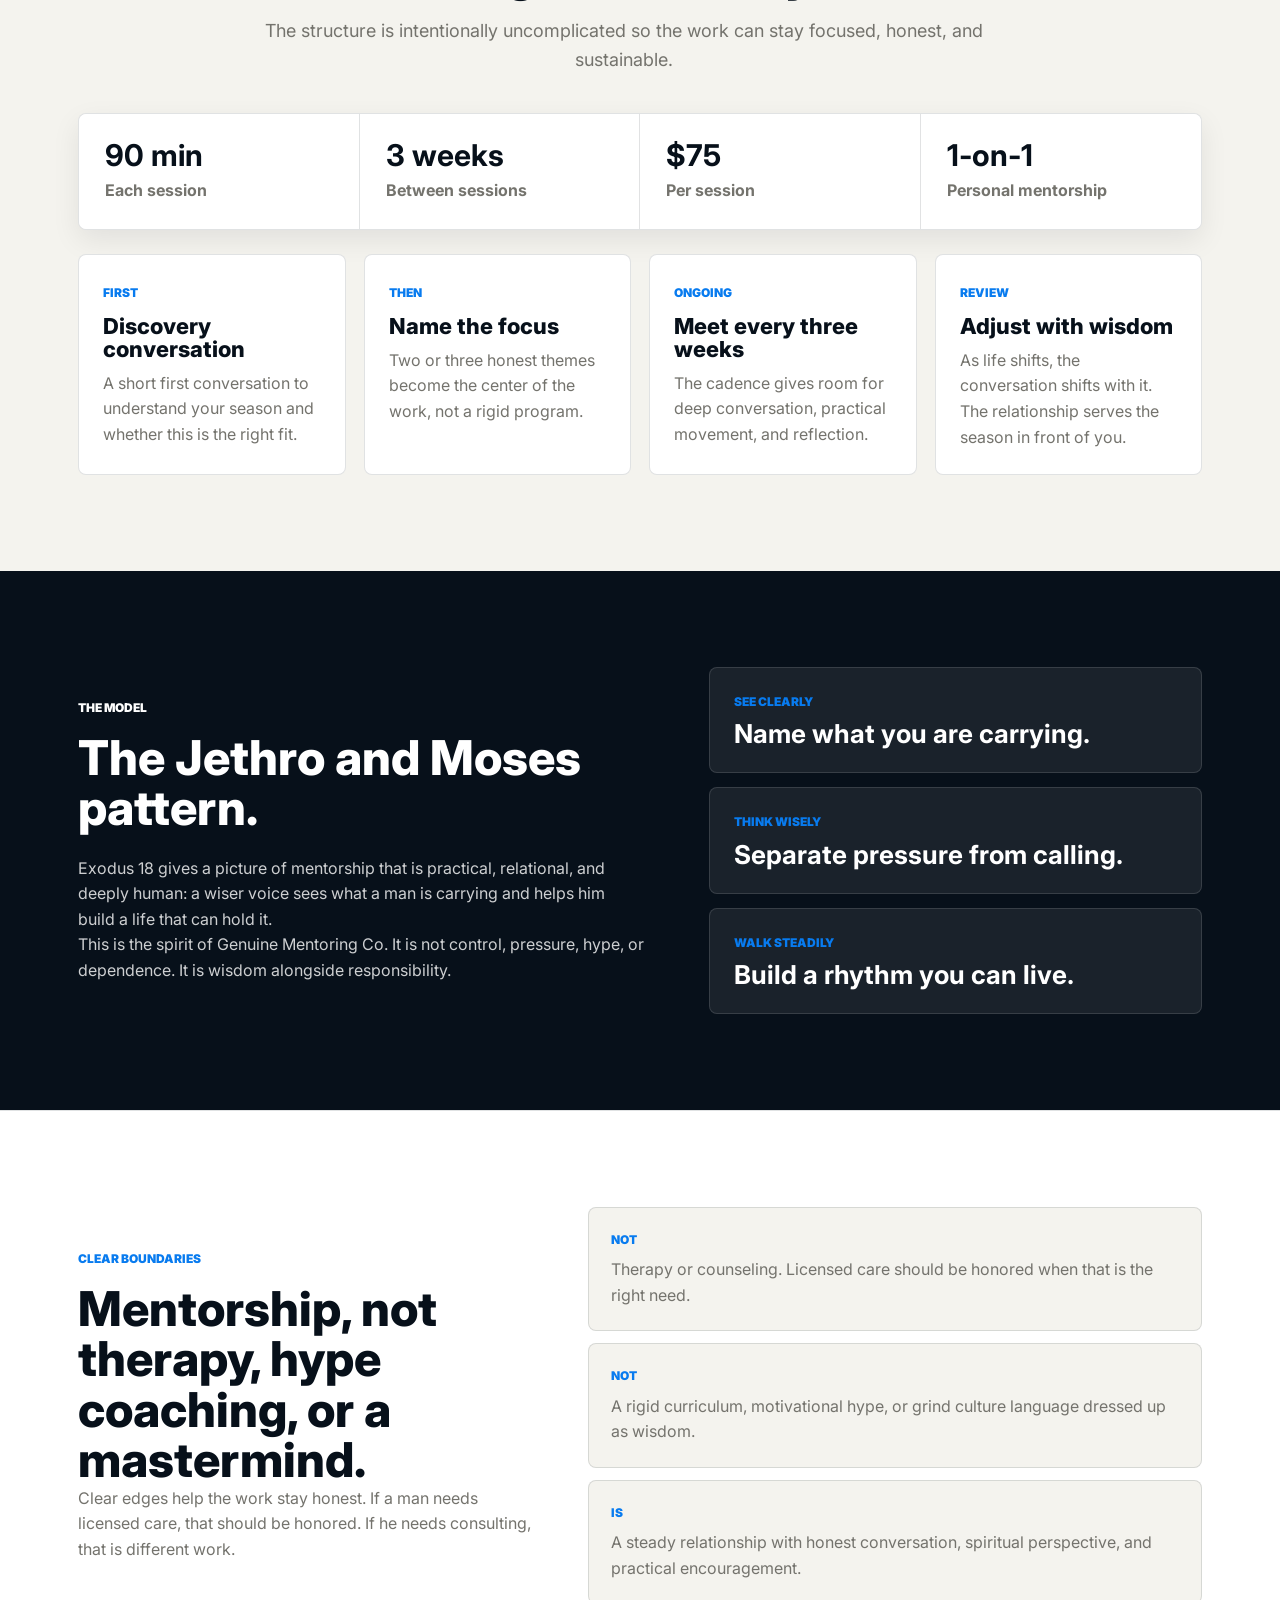
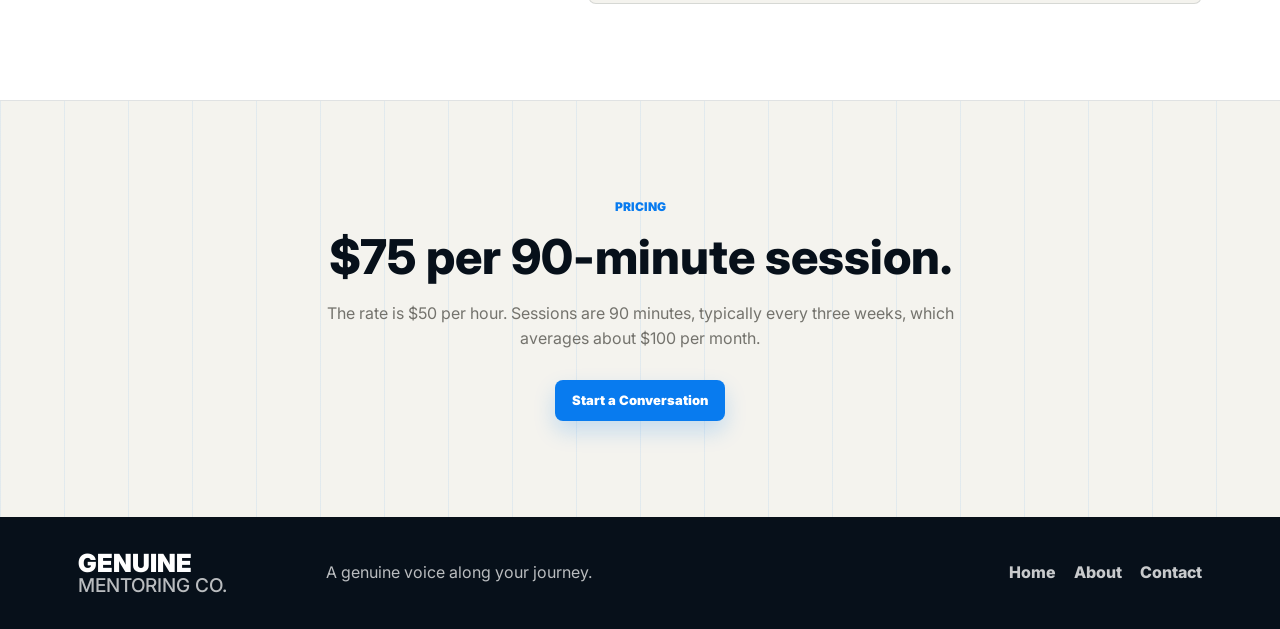
<file: mentorship.html>
<!doctype html>
<html lang="en">
<head>
  <meta charset="utf-8">
  <meta name="viewport" content="width=device-width, initial-scale=1">
  <title>Mentorship | Genuine Mentoring Co.</title>
  <meta name="description" content="How Genuine Mentoring Co. works: 90-minute one-on-one sessions every three weeks for men navigating meaningful seasons of life.">
  <link rel="canonical" href="https://genuinementoring.co/mentorship">
  <meta property="og:type" content="website">
  <meta property="og:title" content="Mentorship | Genuine Mentoring Co.">
  <meta property="og:description" content="A simple, steady mentorship rhythm for men.">
  <meta property="og:url" content="https://genuinementoring.co/mentorship">
  <meta property="og:image" content="https://genuinementoring.co/images/gmc-logo.png">
  <meta property="og:site_name" content="Genuine Mentoring Co.">
  <meta name="twitter:card" content="summary_large_image">
  <meta name="twitter:title" content="Mentorship | Genuine Mentoring Co.">
  <meta name="twitter:description" content="90-minute sessions every three weeks.">
  <meta name="twitter:image" content="https://genuinementoring.co/images/gmc-logo.png">
  <link rel="icon" href="images/gmc-icon.png" type="image/png">
  <link rel="preconnect" href="https://fonts.googleapis.com">
  <link rel="preconnect" href="https://fonts.gstatic.com" crossorigin>
  <link href="https://fonts.googleapis.com/css2?family=Inter:wght@400;500;600;700;800;900&family=Newsreader:opsz,wght@6..72,500;6..72,650&display=swap" rel="stylesheet">
  <link rel="stylesheet" href="styles.css">
</head>
<body>
  <div class="scroll-progress" aria-hidden="true"></div>

  <nav class="site-nav" aria-label="Primary">
    <div class="nav-inner">
      <a class="brand-mark" href="index.html" aria-label="Genuine Mentoring Co. home">
        <span class="brand-main">Genuine</span>
        <span class="brand-sub">Mentoring Co.</span>
      </a>
      <button class="nav-toggle" type="button" aria-label="Open menu" aria-expanded="false">
        <span></span><span></span><span></span>
      </button>
      <div class="nav-links">
        <a href="index.html">Home</a>
        <a href="about.html">About</a>
        <a class="active" href="mentorship.html">Mentorship</a>
        <a class="nav-cta" href="contact.html">Start a Conversation</a>
      </div>
    </div>
  </nav>

  <main>
    <header class="page-hero">
      <div class="container" data-reveal>
        <p class="hero-kicker"><span></span>One-on-one mentorship</p>
        <h1>A simple rhythm for men carrying real responsibility.</h1>
        <p>Genuine Mentoring Co. is built around steady 90-minute conversations every three weeks. Enough time to go deep, enough space for life to happen between sessions.</p>
        <div class="hero-actions">
          <a class="btn btn-blue" href="contact.html">Start a Conversation</a>
          <a class="btn btn-line" href="#rhythm">See the Rhythm</a>
        </div>
      </div>
    </header>

    <section class="section section-white" id="seasons">
      <div class="container">
        <div class="section-head" data-reveal>
          <p class="eyebrow">Who it is for</p>
          <h2>Men navigating the weight of becoming.</h2>
          <p>The work is shaped around real seasons, not a rigid program. These are the kinds of moments where a steady voice matters.</p>
        </div>
        <div class="season-grid">
          <article class="season-card" data-reveal>
            <span>01</span>
            <h3>Starting</h3>
            <p>Career launch, first major decisions, early responsibility, and learning how to walk with confidence without pretending.</p>
          </article>
          <article class="season-card" data-reveal>
            <span>02</span>
            <h3>Responsibility</h3>
            <p>Marriage, fatherhood, leadership, providing, and the quiet pressure of becoming someone others rely on.</p>
          </article>
          <article class="season-card" data-reveal>
            <span>03</span>
            <h3>Tribulation</h3>
            <p>Hardship, loss, confusion, failure, or a season where the old way of carrying things is no longer working.</p>
          </article>
          <article class="season-card" data-reveal>
            <span>04</span>
            <h3>Provision</h3>
            <p>Building, stewarding, creating stability, and becoming strong without becoming hard.</p>
          </article>
        </div>
      </div>
    </section>

    <section class="section section-mist" id="rhythm">
      <div class="container">
        <div class="section-head center" data-reveal>
          <p class="eyebrow">The rhythm</p>
          <h2>One offering. One steady cadence.</h2>
          <p>The structure is intentionally uncomplicated so the work can stay focused, honest, and sustainable.</p>
        </div>
        <div class="rhythm-strip" data-reveal>
          <div><strong>90 min</strong><span>Each session</span></div>
          <div><strong>3 weeks</strong><span>Between sessions</span></div>
          <div><strong>$75</strong><span>Per session</span></div>
          <div><strong>1-on-1</strong><span>Personal mentorship</span></div>
        </div>
        <div class="process-row process-four">
          <article data-reveal>
            <span>First</span>
            <h3>Discovery conversation</h3>
            <p>A short first conversation to understand your season and whether this is the right fit.</p>
          </article>
          <article data-reveal>
            <span>Then</span>
            <h3>Name the focus</h3>
            <p>Two or three honest themes become the center of the work, not a rigid program.</p>
          </article>
          <article data-reveal>
            <span>Ongoing</span>
            <h3>Meet every three weeks</h3>
            <p>The cadence gives room for deep conversation, practical movement, and reflection.</p>
          </article>
          <article data-reveal>
            <span>Review</span>
            <h3>Adjust with wisdom</h3>
            <p>As life shifts, the conversation shifts with it. The relationship serves the season in front of you.</p>
          </article>
        </div>
      </div>
    </section>

    <section class="section section-ink" id="model">
      <div class="container model-grid">
        <div class="model-copy" data-reveal>
          <p class="eyebrow">The model</p>
          <h2>The Jethro and Moses pattern.</h2>
          <p>Exodus 18 gives a picture of mentorship that is practical, relational, and deeply human: a wiser voice sees what a man is carrying and helps him build a life that can hold it.</p>
          <p>This is the spirit of Genuine Mentoring Co. It is not control, pressure, hype, or dependence. It is wisdom alongside responsibility.</p>
        </div>
        <div class="model-stack" aria-label="Mentorship posture">
          <div class="model-tile" data-reveal><span>See clearly</span><strong>Name what you are carrying.</strong></div>
          <div class="model-tile" data-reveal><span>Think wisely</span><strong>Separate pressure from calling.</strong></div>
          <div class="model-tile" data-reveal><span>Walk steadily</span><strong>Build a rhythm you can live.</strong></div>
        </div>
      </div>
    </section>

    <section class="section section-boundaries">
      <div class="container boundary-grid">
        <div data-reveal>
          <p class="eyebrow">Clear boundaries</p>
          <h2>Mentorship, not therapy, hype coaching, or a mastermind.</h2>
          <p>Clear edges help the work stay honest. If a man needs licensed care, that should be honored. If he needs consulting, that is different work.</p>
        </div>
        <div class="boundary-list">
          <div data-reveal><span>Not</span><p>Therapy or counseling. Licensed care should be honored when that is the right need.</p></div>
          <div data-reveal><span>Not</span><p>A rigid curriculum, motivational hype, or grind culture language dressed up as wisdom.</p></div>
          <div data-reveal><span>Is</span><p>A steady relationship with honest conversation, spiritual perspective, and practical encouragement.</p></div>
        </div>
      </div>
    </section>

    <section class="section final-cta">
      <div class="container final-grid">
        <div data-reveal>
          <p class="eyebrow">Pricing</p>
          <h2>$75 per 90-minute session.</h2>
          <p>The rate is $50 per hour. Sessions are 90 minutes, typically every three weeks, which averages about $100 per month.</p>
          <a class="btn btn-blue final-button" href="contact.html">Start a Conversation</a>
        </div>
      </div>
    </section>
  </main>

  <footer class="footer">
    <div class="container footer-grid">
      <a class="brand-mark footer-brand" href="index.html" aria-label="Genuine Mentoring Co. home">
        <span class="brand-main">Genuine</span>
        <span class="brand-sub">Mentoring Co.</span>
      </a>
      <p>A genuine voice along your journey.</p>
      <div class="footer-links">
        <a href="index.html">Home</a>
        <a href="about.html">About</a>
        <a href="contact.html">Contact</a>
      </div>
    </div>
  </footer>

  <script src="site.js"></script>
</body>
</html>
</file>
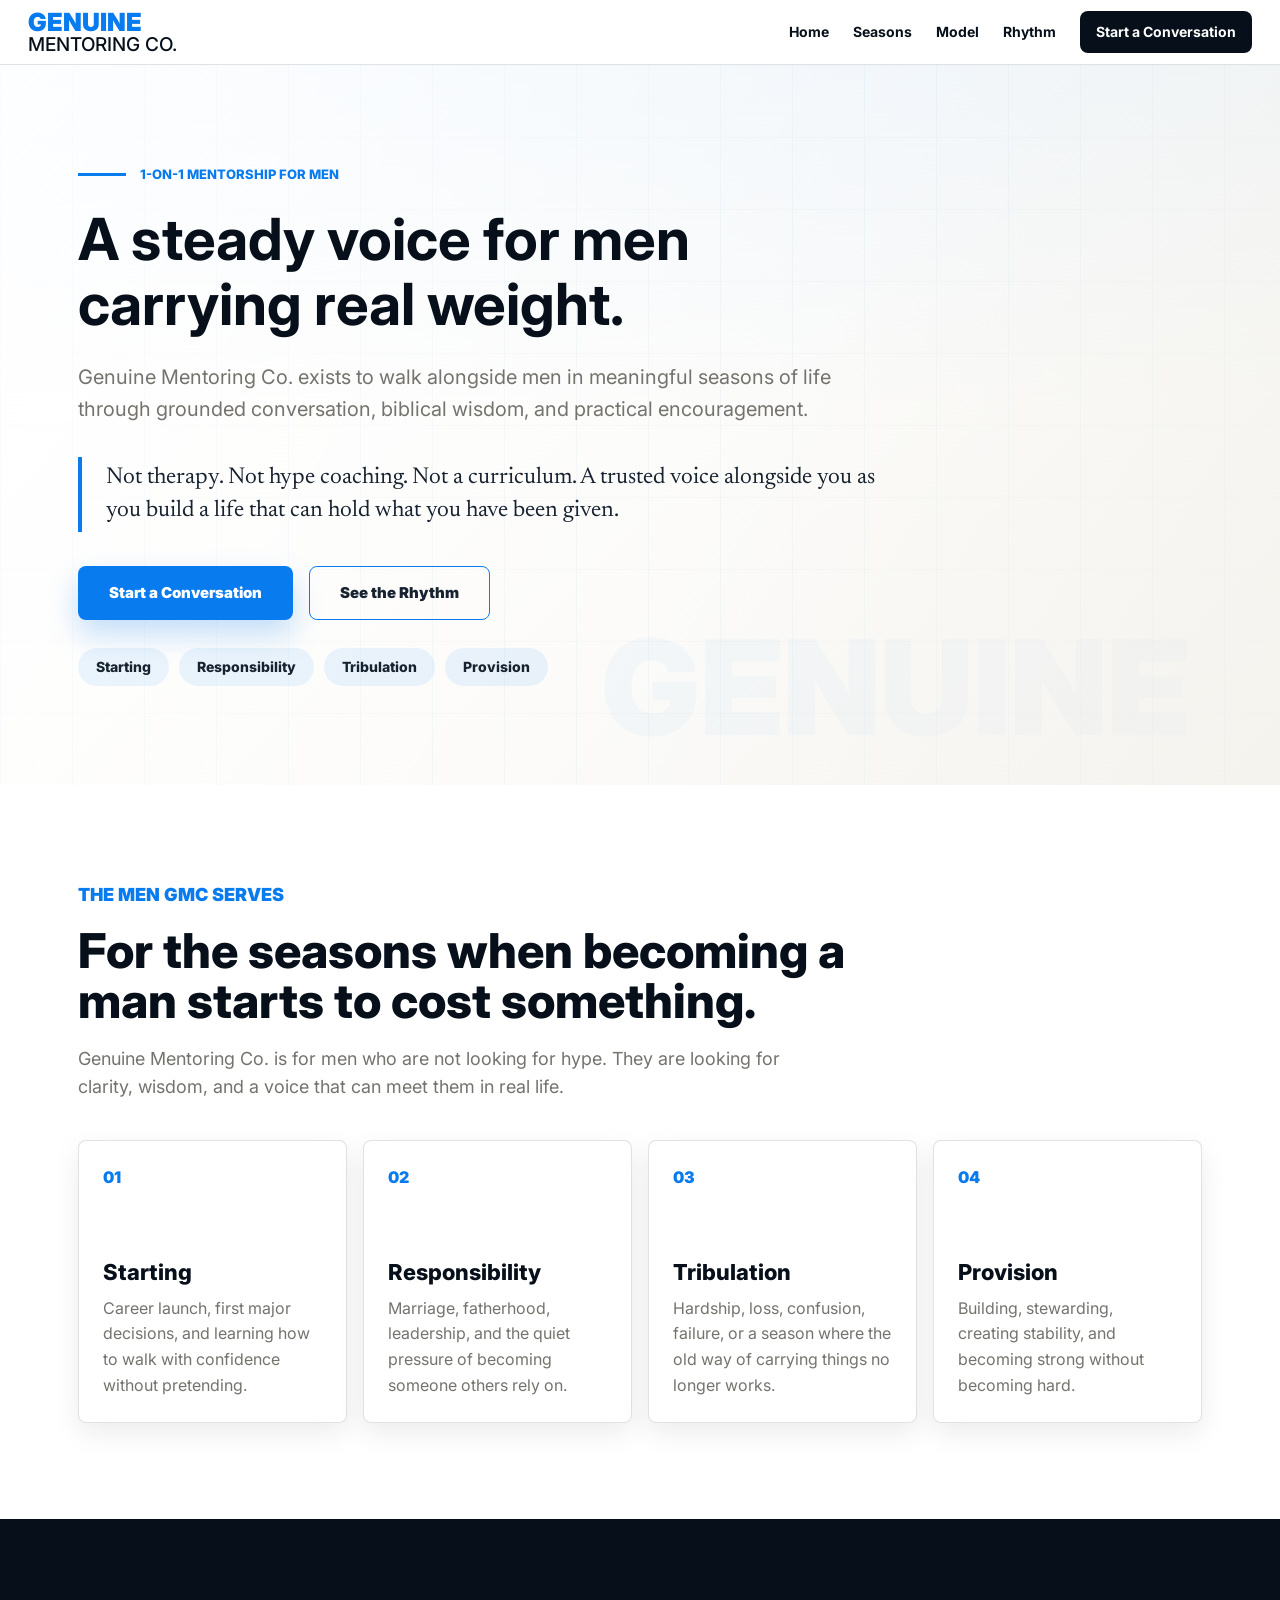
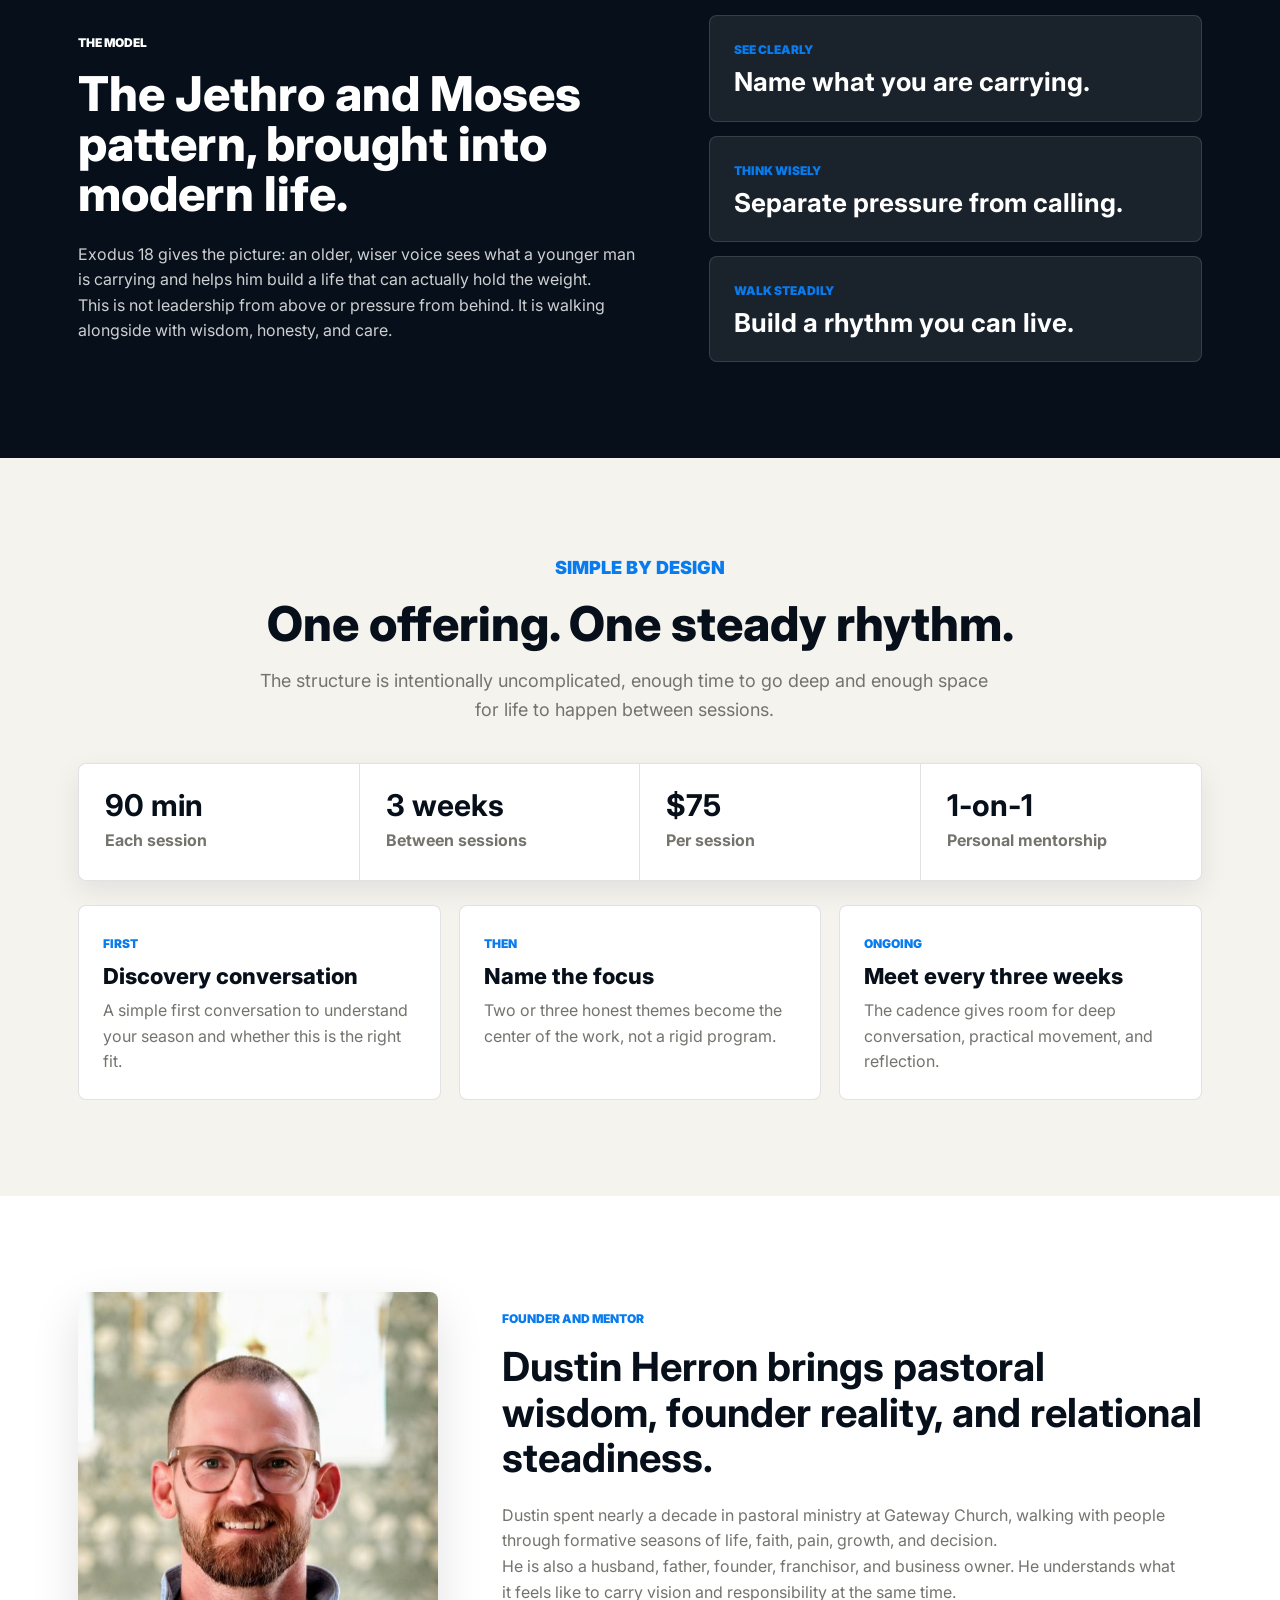
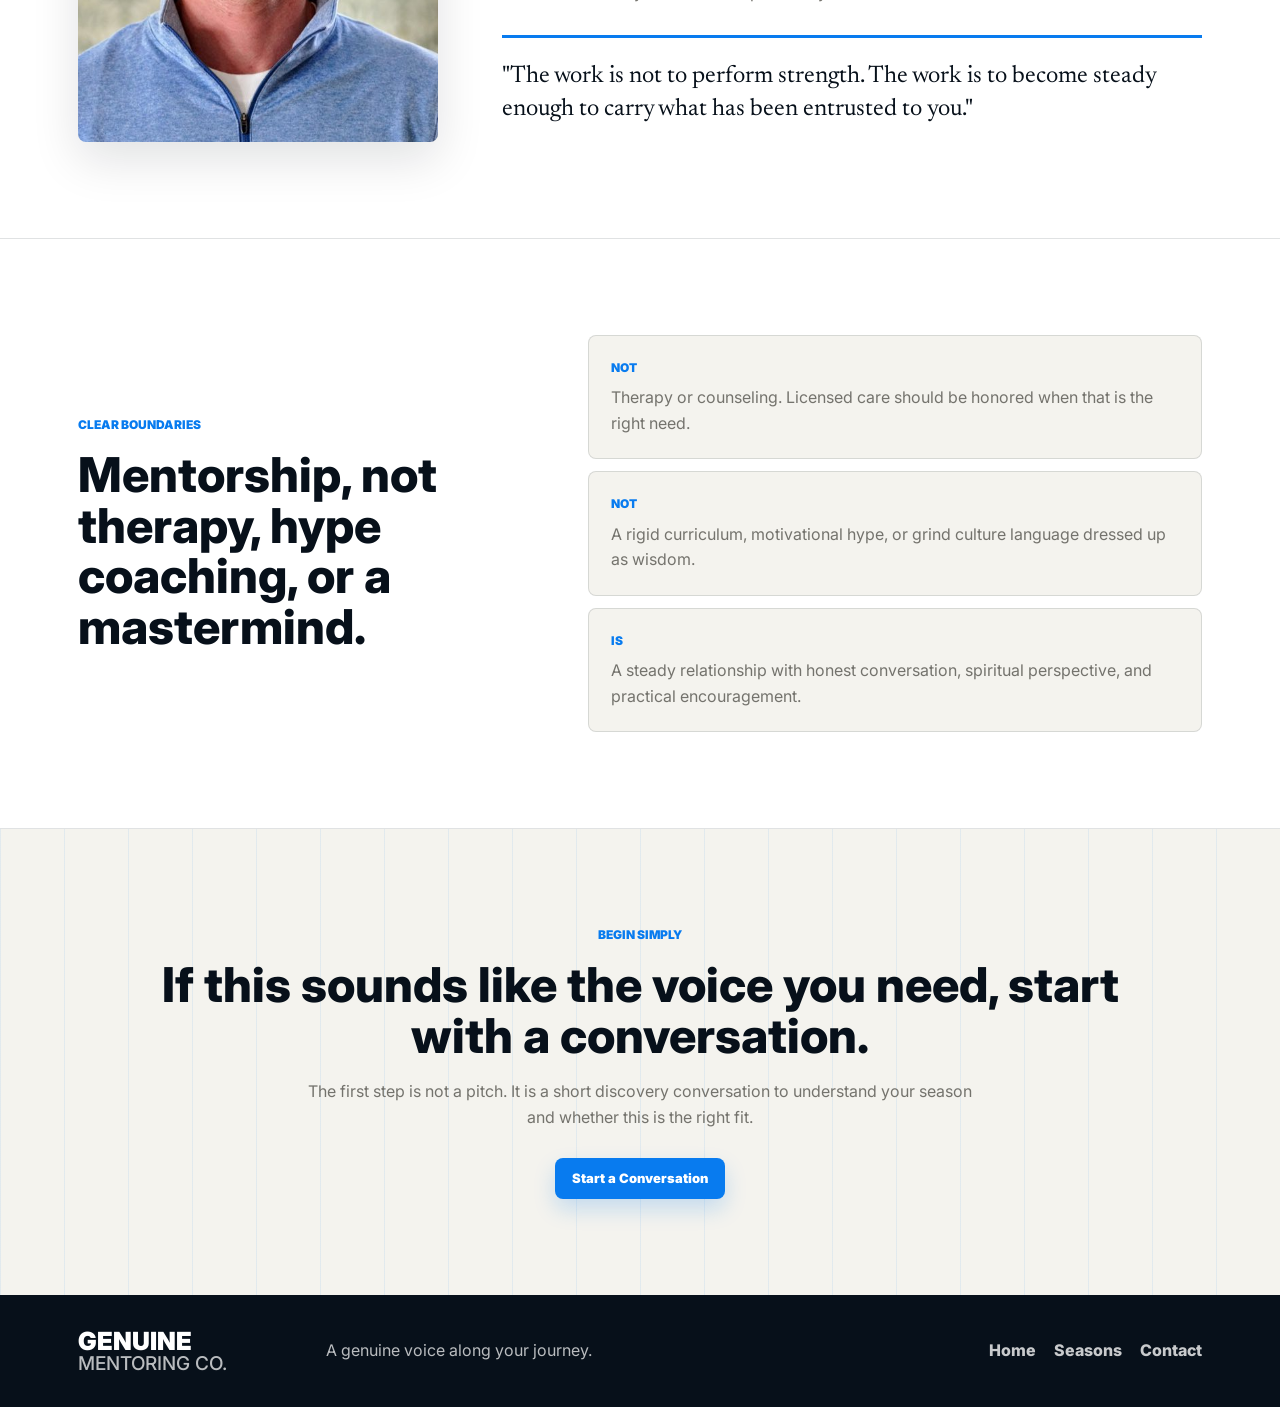
<file: redesign.html>
<!doctype html>
<html lang="en">
<head>
  <meta charset="utf-8">
  <meta name="viewport" content="width=device-width, initial-scale=1">
  <title>Genuine Mentoring Co. | Redesign Prototype</title>
  <meta name="description" content="A redesigned Genuine Mentoring Co. homepage prototype with eight selectable hero directions.">
  <meta name="robots" content="noindex, nofollow">
  <link rel="icon" href="images/gmc-icon.png" type="image/png">
  <link rel="preconnect" href="https://fonts.googleapis.com">
  <link rel="preconnect" href="https://fonts.gstatic.com" crossorigin>
  <link href="https://fonts.googleapis.com/css2?family=Inter:wght@400;500;600;700;800;900&family=Newsreader:opsz,wght@6..72,500;6..72,650&display=swap" rel="stylesheet">
  <link rel="stylesheet" href="redesign.css">
</head>
<body>
  <div class="scroll-progress" aria-hidden="true"></div>

  <nav class="site-nav" aria-label="Primary">
    <div class="nav-inner">
      <a class="brand-mark" href="redesign.html" aria-label="Genuine Mentoring Co. home">
        <span class="brand-main">Genuine</span>
        <span class="brand-sub">Mentoring Co.</span>
      </a>
      <button class="nav-toggle" type="button" aria-label="Open menu" aria-expanded="false">
        <span></span><span></span><span></span>
      </button>
      <div class="nav-links">
        <a href="#home">Home</a>
        <a href="#seasons">Seasons</a>
        <a href="#model">Model</a>
        <a href="#rhythm">Rhythm</a>
        <a class="nav-cta" href="#contact">Start a Conversation</a>
      </div>
    </div>
  </nav>

  <header class="hero-shell" id="home">
    <div class="hero-stack">
      <section class="hero-variant hero--editorial is-active" data-hero-name="Bottom-Left Editorial">
        <div class="hero-photo" aria-hidden="true"></div>
        <div class="hero-content hero-left" data-reveal>
          <p class="hero-kicker"><span></span>1-on-1 mentorship for men</p>
          <h1>A steady voice for men carrying real weight.</h1>
          <p class="hero-lead">Genuine Mentoring Co. exists to walk alongside men in meaningful seasons of life through grounded conversation, biblical wisdom, and practical encouragement.</p>
          <div class="hero-note">Not therapy. Not hype coaching. Not a curriculum. A trusted voice alongside you as you build a life that can hold what you have been given.</div>
          <div class="hero-actions">
            <a class="btn btn-blue" href="#contact">Start a Conversation</a>
            <a class="btn btn-line" href="#rhythm">See the Rhythm</a>
          </div>
          <div class="hero-chips" aria-label="Mentorship seasons">
            <a href="#seasons">Starting</a>
            <a href="#seasons">Responsibility</a>
            <a href="#seasons">Tribulation</a>
            <a href="#seasons">Provision</a>
          </div>
        </div>
      </section>
    </div>
  </header>

  <main>
    <section class="section section-white" id="seasons">
      <div class="container">
        <div class="section-head" data-reveal>
          <p class="eyebrow">The men GMC serves</p>
          <h2>For the seasons when becoming a man starts to cost something.</h2>
          <p>Genuine Mentoring Co. is for men who are not looking for hype. They are looking for clarity, wisdom, and a voice that can meet them in real life.</p>
        </div>
        <div class="season-grid">
          <article class="season-card" data-reveal>
            <span>01</span>
            <h3>Starting</h3>
            <p>Career launch, first major decisions, and learning how to walk with confidence without pretending.</p>
          </article>
          <article class="season-card" data-reveal>
            <span>02</span>
            <h3>Responsibility</h3>
            <p>Marriage, fatherhood, leadership, and the quiet pressure of becoming someone others rely on.</p>
          </article>
          <article class="season-card" data-reveal>
            <span>03</span>
            <h3>Tribulation</h3>
            <p>Hardship, loss, confusion, failure, or a season where the old way of carrying things no longer works.</p>
          </article>
          <article class="season-card" data-reveal>
            <span>04</span>
            <h3>Provision</h3>
            <p>Building, stewarding, creating stability, and becoming strong without becoming hard.</p>
          </article>
        </div>
      </div>
    </section>

    <section class="section section-ink" id="model">
      <div class="container model-grid">
        <div class="model-copy" data-reveal>
          <p class="eyebrow">The model</p>
          <h2>The Jethro and Moses pattern, brought into modern life.</h2>
          <p>Exodus 18 gives the picture: an older, wiser voice sees what a younger man is carrying and helps him build a life that can actually hold the weight.</p>
          <p>This is not leadership from above or pressure from behind. It is walking alongside with wisdom, honesty, and care.</p>
        </div>
        <div class="model-stack" aria-label="Mentorship posture">
          <div class="model-tile" data-reveal><span>See clearly</span><strong>Name what you are carrying.</strong></div>
          <div class="model-tile" data-reveal><span>Think wisely</span><strong>Separate pressure from calling.</strong></div>
          <div class="model-tile" data-reveal><span>Walk steadily</span><strong>Build a rhythm you can live.</strong></div>
        </div>
      </div>
    </section>

    <section class="section section-mist" id="rhythm">
      <div class="container">
        <div class="section-head center" data-reveal>
          <p class="eyebrow">Simple by design</p>
          <h2>One offering. One steady rhythm.</h2>
          <p>The structure is intentionally uncomplicated, enough time to go deep and enough space for life to happen between sessions.</p>
        </div>
        <div class="rhythm-strip" data-reveal>
          <div><strong>90 min</strong><span>Each session</span></div>
          <div><strong>3 weeks</strong><span>Between sessions</span></div>
          <div><strong>$75</strong><span>Per session</span></div>
          <div><strong>1-on-1</strong><span>Personal mentorship</span></div>
        </div>
        <div class="process-row">
          <article data-reveal>
            <span>First</span>
            <h3>Discovery conversation</h3>
            <p>A simple first conversation to understand your season and whether this is the right fit.</p>
          </article>
          <article data-reveal>
            <span>Then</span>
            <h3>Name the focus</h3>
            <p>Two or three honest themes become the center of the work, not a rigid program.</p>
          </article>
          <article data-reveal>
            <span>Ongoing</span>
            <h3>Meet every three weeks</h3>
            <p>The cadence gives room for deep conversation, practical movement, and reflection.</p>
          </article>
        </div>
      </div>
    </section>

    <section class="section section-white" id="about">
      <div class="container about-grid">
        <div class="about-image" data-reveal>
          <img src="images/dustin-herron.jpg" alt="Dustin Herron, founder of Genuine Mentoring Co.">
        </div>
        <div class="about-copy" data-reveal>
          <p class="eyebrow">Founder and mentor</p>
          <h2>Dustin Herron brings pastoral wisdom, founder reality, and relational steadiness.</h2>
          <p>Dustin spent nearly a decade in pastoral ministry at Gateway Church, walking with people through formative seasons of life, faith, pain, growth, and decision.</p>
          <p>He is also a husband, father, founder, franchisor, and business owner. He understands what it feels like to carry vision and responsibility at the same time.</p>
          <div class="quote-line">"The work is not to perform strength. The work is to become steady enough to carry what has been entrusted to you."</div>
        </div>
      </div>
    </section>

    <section class="section section-boundaries">
      <div class="container boundary-grid">
        <div data-reveal>
          <p class="eyebrow">Clear boundaries</p>
          <h2>Mentorship, not therapy, hype coaching, or a mastermind.</h2>
        </div>
        <div class="boundary-list">
          <div data-reveal><span>Not</span><p>Therapy or counseling. Licensed care should be honored when that is the right need.</p></div>
          <div data-reveal><span>Not</span><p>A rigid curriculum, motivational hype, or grind culture language dressed up as wisdom.</p></div>
          <div data-reveal><span>Is</span><p>A steady relationship with honest conversation, spiritual perspective, and practical encouragement.</p></div>
        </div>
      </div>
    </section>

    <section class="section final-cta" id="contact">
      <div class="container final-grid">
        <div data-reveal>
          <p class="eyebrow">Begin simply</p>
          <h2>If this sounds like the voice you need, start with a conversation.</h2>
          <p>The first step is not a pitch. It is a short discovery conversation to understand your season and whether this is the right fit.</p>
          <a class="btn btn-blue final-button" href="contact.html">Start a Conversation</a>
        </div>
      </div>
    </section>
  </main>

  <footer class="footer">
    <div class="container footer-grid">
      <a class="brand-mark footer-brand" href="redesign.html" aria-label="Genuine Mentoring Co. home">
        <span class="brand-main">Genuine</span>
        <span class="brand-sub">Mentoring Co.</span>
      </a>
      <p>A genuine voice along your journey.</p>
      <div class="footer-links">
        <a href="#home">Home</a>
        <a href="#seasons">Seasons</a>
        <a href="#contact">Contact</a>
      </div>
    </div>
  </footer>

  <script src="redesign.js"></script>
</body>
</html>
</file>
<file: styles.css>
:root {
  --blue: #087BEF;
  --blue-deep: #0758B8;
  --ink: #07101A;
  --ink-soft: #182331;
  --warm-gray: #74736D;
  --stone: #C8C8C0;
  --mist: #F4F3EE;
  --paper: #FFFFFF;
  --line: rgba(7, 16, 26, 0.12);
  --line-strong: rgba(7, 16, 26, 0.2);
  --shadow: 0 18px 48px rgba(7, 16, 26, 0.12);
  --shadow-soft: 0 10px 28px rgba(7, 16, 26, 0.08);
  --radius: 8px;
  --font: "Inter", -apple-system, BlinkMacSystemFont, "Segoe UI", sans-serif;
  --serif: "Newsreader", Georgia, serif;
  --ease: cubic-bezier(0.22, 1, 0.36, 1);
  --max: 1180px;
}

* { box-sizing: border-box; }
html { scroll-behavior: smooth; }
body {
  margin: 0;
  color: var(--ink);
  background: var(--paper);
  font-family: var(--font);
  font-size: 16px;
  line-height: 1.6;
  letter-spacing: 0;
  -webkit-font-smoothing: antialiased;
}
body.nav-open { overflow: hidden; }
img { display: block; max-width: 100%; }
a { color: inherit; text-decoration: none; }
button { font: inherit; }
h1, h2, h3, p { margin: 0; }
h1, h2, h3 { color: inherit; line-height: 1.05; letter-spacing: 0; }
h1 { font-size: 54px; font-weight: 650; line-height: 1.1; }
h2 { font-size: 48px; font-weight: 800; }
h3 { font-size: 22px; font-weight: 800; }
p { color: var(--warm-gray); max-width: 68ch; }

.container {
  max-width: var(--max);
  margin: 0 auto;
  padding: 0 28px;
}

.scroll-progress {
  position: fixed;
  inset: 0 auto auto 0;
  z-index: 120;
  height: 3px;
  width: var(--scroll-progress, 0%);
  background: var(--blue);
}

.site-nav {
  position: sticky;
  top: 0;
  z-index: 90;
  background: rgba(255, 255, 255, 0.92);
  border-bottom: 1px solid var(--line);
  backdrop-filter: blur(16px) saturate(140%);
}
.nav-inner {
  max-width: 1320px;
  margin: 0 auto;
  padding: 10px 28px;
  display: flex;
  align-items: center;
  justify-content: space-between;
  gap: 20px;
}
.brand-mark {
  display: inline-grid;
  gap: 0;
  line-height: 1;
  text-transform: uppercase;
}
.brand-main {
  color: var(--blue);
  font-weight: 900;
  font-size: 25px;
}
.brand-sub {
  color: var(--ink);
  font-weight: 500;
  font-size: 19px;
}
.nav-links {
  display: flex;
  align-items: center;
  gap: 24px;
}
.nav-links a {
  position: relative;
  color: var(--ink);
  font-size: 14px;
  font-weight: 700;
  padding: 9px 0;
}
.nav-links a::after {
  content: "";
  position: absolute;
  left: 0;
  right: 0;
  bottom: 2px;
  height: 2px;
  background: var(--blue);
  transform: scaleX(0);
  transform-origin: left;
  transition: transform 180ms var(--ease);
}
.nav-links a:hover::after { transform: scaleX(1); }
.nav-links a.active::after { transform: scaleX(1); }
.nav-links .nav-cta {
  min-height: 42px;
  display: inline-flex;
  align-items: center;
  color: var(--paper);
  background: var(--ink);
  border-radius: var(--radius);
  padding: 10px 16px;
  transition: background 180ms var(--ease), transform 180ms var(--ease);
}
.nav-links .nav-cta:hover { background: var(--blue); transform: translateY(-1px); }
.nav-links .nav-cta::after { display: none; }
.nav-links .nav-cta.active { background: var(--ink); color: var(--paper); }
.nav-toggle {
  display: none;
  width: 44px;
  height: 44px;
  border: 1px solid var(--line);
  border-radius: var(--radius);
  background: var(--paper);
  align-items: center;
  justify-content: center;
  flex-direction: column;
  gap: 5px;
}
.nav-toggle span {
  width: 20px;
  height: 2px;
  background: var(--ink);
  border-radius: 999px;
}

.hero-shell {
  background: var(--paper);
}

.hero-stack {
  position: relative;
  overflow: hidden;
  background: var(--paper);
}
.hero-variant {
  display: none;
  position: relative;
  min-height: 720px;
  overflow: hidden;
}
.hero-variant.is-active { display: block; }
.hero-photo {
  position: absolute;
  inset: 0;
  background:
    linear-gradient(90deg, rgba(8, 123, 239, 0.1) 1px, transparent 1px),
    linear-gradient(180deg, rgba(7, 16, 26, 0.06) 1px, transparent 1px),
    linear-gradient(135deg, var(--paper), var(--mist));
  background-size: 64px 64px, 64px 64px, auto;
  background-position: center;
  transform: translateY(calc(var(--hero-shift, 0) * 1px));
  transition: transform 140ms linear;
}
.hero-content,
.split-panel,
.quiet-copy,
.word-content,
.notes-grid,
.spread-content,
.refined-wrap {
  position: relative;
  z-index: 2;
}
.hero-content {
  min-height: 720px;
  display: flex;
  flex-direction: column;
  justify-content: center;
  padding: 88px 28px;
  max-width: 1180px;
  margin: 0 auto;
}
.hero-content.centered {
  align-items: center;
  text-align: center;
}
.hero-content.bottom-left {
  justify-content: flex-end;
  padding-bottom: 86px;
  align-items: flex-start;
}
.hero-content.hero-left {
  justify-content: center;
  align-items: flex-start;
  padding-top: 94px;
  padding-bottom: 94px;
}
.hero-content h1,
.word-content h1,
.notes-grid h1,
.spread-content h1,
.refined-copy h1 {
  color: var(--ink);
  max-width: 840px;
}
.hero-lead {
  margin-top: 20px;
  font-size: 17px;
  color: var(--warm-gray);
}
.hero-left h1 {
  max-width: 780px;
  font-size: 58px;
  font-weight: 700;
  line-height: 1.12;
}
.hero-left .hero-lead {
  max-width: 780px;
  margin-top: 24px;
  color: var(--warm-gray);
  font-size: 20px;
  line-height: 1.6;
}
.hero-kicker {
  display: inline-flex;
  align-items: center;
  gap: 14px;
  color: var(--blue);
  font-size: 13px;
  font-weight: 800;
  text-transform: uppercase;
  margin-bottom: 22px;
}
.hero-kicker span {
  display: inline-block;
  width: 48px;
  height: 3px;
  background: var(--blue);
}
.hero-note {
  max-width: 820px;
  margin-top: 32px;
  padding: 4px 0 4px 24px;
  border-left: 4px solid var(--blue);
  color: var(--ink-soft);
  font-family: var(--serif);
  font-size: 23px;
  line-height: 1.46;
}
.hero-left .hero-actions {
  margin-top: 34px;
  gap: 16px;
}
.hero-left .btn {
  min-height: 52px;
  padding: 14px 30px;
  font-size: 15px;
}
.hero-left .btn-blue {
  background: var(--blue);
  box-shadow: 0 14px 30px rgba(8, 123, 239, 0.24);
}
.hero-left .btn-blue:hover { background: var(--blue-deep); }
.hero-left .btn-line {
  border-color: var(--blue);
  color: var(--ink-soft);
}
.hero-left .btn-line:hover {
  background: var(--ink);
  border-color: var(--ink);
  color: var(--paper);
  box-shadow: 0 14px 30px rgba(7, 16, 26, 0.18);
}
.hero-chips {
  display: flex;
  flex-wrap: wrap;
  gap: 10px;
  margin-top: 28px;
}
.hero-chips a {
  display: inline-flex;
  align-items: center;
  min-height: 38px;
  border-radius: 999px;
  background: rgba(8, 123, 239, 0.08);
  color: var(--ink-soft);
  padding: 8px 18px;
  font-size: 14px;
  font-weight: 800;
  transition: transform 180ms var(--ease), background 180ms var(--ease), color 180ms var(--ease);
}
.hero-chips a:hover {
  transform: translateY(-2px);
  background: var(--blue);
  color: var(--paper);
}
.eyebrow {
  color: var(--blue);
  font-size: 12px;
  font-weight: 900;
  text-transform: uppercase;
  margin-bottom: 16px;
}
.hero-variant .eyebrow { color: var(--blue); }
.hero--cinematic .eyebrow,
.hero--editorial .eyebrow,
.hero--word .eyebrow,
.hero--spread .eyebrow { color: var(--blue); }
.hero-actions,
.hero-links {
  display: flex;
  flex-wrap: wrap;
  gap: 12px;
  align-items: center;
  margin-top: 30px;
}
.hero-actions.vertical { flex-direction: column; align-items: flex-start; }
.centered-actions { justify-content: center; }
.hero-links a {
  color: var(--ink);
  font-weight: 800;
  border-bottom: 2px solid var(--line-strong);
  padding-bottom: 5px;
  transition: color 180ms var(--ease), border-color 180ms var(--ease), transform 180ms var(--ease);
}
.hero-links a:hover { color: var(--blue); border-color: var(--blue); transform: translateX(2px); }

.btn {
  display: inline-flex;
  align-items: center;
  justify-content: center;
  min-height: 46px;
  border-radius: var(--radius);
  padding: 13px 20px;
  border: 1px solid transparent;
  font-size: 14px;
  font-weight: 900;
  cursor: pointer;
  transition: transform 180ms var(--ease), background 180ms var(--ease), color 180ms var(--ease), border-color 180ms var(--ease), box-shadow 180ms var(--ease);
}
.btn:hover { transform: translateY(-2px); }
.btn-blue { background: var(--blue); color: var(--paper); box-shadow: 0 14px 28px rgba(8, 123, 239, 0.22); }
.btn-blue:hover { background: var(--blue-deep); }
.btn-ink { background: var(--ink); color: var(--paper); }
.btn-ink:hover { background: var(--blue); }
.btn-line { background: transparent; border-color: var(--line-strong); color: var(--ink); }
.btn-line:hover { background: var(--ink); color: var(--paper); border-color: var(--ink); }
.btn-ghost-light { background: transparent; border-color: var(--line-strong); color: var(--ink); }
.btn-ghost-light:hover { background: var(--ink); color: var(--paper); border-color: var(--ink); }

.hero--cinematic .hero-photo::after,
.hero--editorial .hero-photo::after,
.hero--word .hero-photo::after,
.hero--spread .hero-photo::after {
  content: "";
  position: absolute;
  inset: 0;
  background:
    linear-gradient(120deg, rgba(255, 255, 255, 0.88), rgba(255, 255, 255, 0.44) 56%, rgba(244, 243, 238, 0.86)),
    linear-gradient(180deg, rgba(8, 123, 239, 0.08), transparent 48%);
}
.hero-photo::before {
  content: "Genuine";
  position: absolute;
  right: 7vw;
  bottom: 38px;
  color: rgba(8, 123, 239, 0.06);
  font-size: 132px;
  font-weight: 900;
  line-height: 0.9;
  text-transform: uppercase;
  white-space: nowrap;
}
.hero--editorial .hero-photo {
  background:
    linear-gradient(90deg, rgba(8, 123, 239, 0.08) 1px, transparent 1px),
    linear-gradient(180deg, rgba(7, 16, 26, 0.035) 1px, transparent 1px),
    linear-gradient(135deg, var(--paper), var(--mist));
  background-size: 72px 72px, 72px 72px, auto;
}
.hero--split {
  display: none;
  background: var(--paper);
  grid-template-columns: minmax(380px, 0.78fr) minmax(0, 1.22fr);
}
.hero--split.is-active { display: grid; }
.split-panel {
  min-height: 650px;
  display: flex;
  flex-direction: column;
  justify-content: center;
  padding: 72px;
  background: var(--paper);
  border-right: 1px solid var(--line);
  color: var(--ink);
}
.split-panel h1 { font-size: 46px; }
.split-panel .hero-lead { color: var(--warm-gray); }
.split-portrait {
  position: relative;
  min-height: 650px;
  overflow: hidden;
  background:
    linear-gradient(90deg, rgba(7, 16, 26, 0.04) 1px, transparent 1px),
    linear-gradient(180deg, rgba(7, 16, 26, 0.04) 1px, transparent 1px),
    var(--mist);
  background-size: 54px 54px;
}
.split-portrait::before {
  content: "";
  position: absolute;
  inset: 90px 72px;
  border: 1px solid var(--line-strong);
  border-radius: var(--radius);
  background:
    linear-gradient(90deg, transparent 0 18%, rgba(8, 123, 239, 0.14) 18% 19%, transparent 19% 46%, rgba(8, 123, 239, 0.14) 46% 47%, transparent 47% 74%, rgba(8, 123, 239, 0.14) 74% 75%, transparent 75%),
    var(--paper);
  box-shadow: var(--shadow-soft);
}
.split-portrait::after {
  content: "Starting    Responsibility    Tribulation    Provision";
  position: absolute;
  left: 96px;
  right: 96px;
  top: 50%;
  color: var(--ink);
  font-size: 13px;
  font-weight: 800;
  line-height: 1.4;
  transform: translateY(-50%);
  word-spacing: 18px;
}
.hero--quiet { background: var(--paper); }
.quiet-grid {
  min-height: 650px;
  display: grid;
  grid-template-columns: minmax(0, 0.9fr) minmax(340px, 0.6fr);
  gap: 48px;
  align-items: center;
  max-width: 1180px;
  margin: 0 auto;
  padding: 80px 28px;
}
.quiet-copy h1 {
  color: var(--ink);
  max-width: 760px;
}
.quiet-copy .hero-lead { color: var(--warm-gray); }
.quiet-card {
  border-radius: var(--radius);
  min-height: 420px;
  padding: 34px;
  background:
    linear-gradient(135deg, rgba(8, 123, 239, 0.08), transparent 42%),
    var(--mist);
  border: 1px solid var(--line);
  display: flex;
  flex-direction: column;
  justify-content: flex-end;
  box-shadow: var(--shadow-soft);
}
.quiet-card span { color: var(--blue); font-weight: 900; text-transform: uppercase; font-size: 12px; }
.quiet-card strong { display: block; margin-top: 12px; font-size: 34px; line-height: 1.08; }
.hero--word .hero-photo {
  background:
    linear-gradient(90deg, rgba(8, 123, 239, 0.08) 1px, transparent 1px),
    linear-gradient(180deg, rgba(8, 123, 239, 0.08) 1px, transparent 1px),
    var(--paper);
  background-size: 76px 76px;
}
.word-content {
  min-height: 650px;
  display: flex;
  flex-direction: column;
  justify-content: center;
  align-items: center;
  text-align: center;
  padding: 80px 28px;
}
.big-word {
  color: var(--ink);
  font-family: var(--serif);
  font-size: 90px;
  font-weight: 500;
  line-height: 0.95;
}
.word-content .hero-lead { max-width: 620px; }
.hero--notes {
  min-height: 650px;
  background:
    linear-gradient(90deg, rgba(7, 16, 26, 0.04) 1px, transparent 1px),
    linear-gradient(180deg, rgba(7, 16, 26, 0.04) 1px, transparent 1px),
    var(--mist);
  background-size: 56px 56px;
}
.top-rule {
  position: absolute;
  top: 0;
  left: 0;
  right: 0;
  z-index: 2;
  padding: 16px 28px;
  border-bottom: 1px solid var(--line);
  text-align: center;
  color: var(--warm-gray);
  font-size: 12px;
  font-weight: 900;
  text-transform: uppercase;
  background: rgba(244, 243, 238, 0.88);
}
.notes-grid {
  min-height: 650px;
  max-width: 1180px;
  margin: 0 auto;
  padding: 124px 28px 80px;
  display: grid;
  grid-template-columns: 1.08fr 0.72fr;
  gap: 70px;
  align-items: center;
}
.notes-grid h1 { color: var(--ink); }
.notes-grid .hero-lead,
.notes-side p { color: var(--warm-gray); }
.notes-side {
  border-left: 4px solid var(--blue);
  padding-left: 28px;
}
.hero--spread .hero-photo {
  background:
    linear-gradient(90deg, rgba(7, 16, 26, 0.06) 1px, transparent 1px),
    linear-gradient(180deg, rgba(7, 16, 26, 0.04) 1px, transparent 1px),
    linear-gradient(135deg, var(--paper), var(--mist));
  background-size: 72px 72px, 72px 72px, auto;
}
.edge-labels {
  position: absolute;
  left: 22px;
  inset-block: 0;
  z-index: 3;
  display: flex;
  flex-direction: column;
  justify-content: center;
  gap: 26px;
  color: var(--warm-gray);
  font-size: 12px;
  font-weight: 900;
  text-transform: uppercase;
  writing-mode: vertical-rl;
}
.spread-content {
  min-height: 650px;
  max-width: 1180px;
  margin: 0 auto;
  padding: 90px 72px 80px 110px;
  display: flex;
  flex-direction: column;
  justify-content: center;
}
.spread-content h1 span {
  display: block;
  color: var(--ink);
  text-transform: none;
}
.hero--refined {
  background: var(--paper);
}
.refined-wrap {
  min-height: 650px;
  max-width: 1180px;
  margin: 0 auto;
  padding: 76px 28px;
  display: grid;
  grid-template-columns: minmax(0, 1fr) 380px;
  gap: 48px;
  align-items: center;
}
.wordmark-large {
  display: grid;
  line-height: 0.98;
  text-transform: uppercase;
  margin-bottom: 14px;
}
.wordmark-large span {
  color: var(--blue);
  font-size: 54px;
  font-weight: 900;
}
.wordmark-large strong {
  color: var(--ink);
  font-size: 44px;
  font-weight: 500;
}
.tagline {
  color: var(--warm-gray);
  font-size: 21px;
  margin-bottom: 34px;
}
.refined-copy h1 { color: var(--ink); max-width: 790px; }
.refined-copy .hero-lead { color: var(--warm-gray); }
.refined-panel {
  border: 1px solid var(--line);
  border-radius: var(--radius);
  background: var(--mist);
  padding: 24px;
  box-shadow: var(--shadow-soft);
}
.panel-track {
  position: relative;
  min-height: 190px;
  border-radius: var(--radius);
  background:
    linear-gradient(90deg, rgba(8, 123, 239, 0.12) 1px, transparent 1px),
    linear-gradient(180deg, rgba(7, 16, 26, 0.06) 1px, transparent 1px),
    var(--paper);
  background-size: 42px 42px;
  margin-bottom: 22px;
  overflow: hidden;
}
.panel-track::before {
  content: "";
  position: absolute;
  left: 28px;
  right: 28px;
  top: 50%;
  height: 2px;
  background: var(--blue);
  transform: translateY(-50%);
}
.panel-track span {
  position: absolute;
  top: 50%;
  width: 12px;
  height: 12px;
  border-radius: 999px;
  background: var(--blue);
  transform: translate(-50%, -50%);
}
.panel-track span:nth-child(1) { left: 24%; }
.panel-track span:nth-child(2) { left: 50%; }
.panel-track span:nth-child(3) { left: 76%; }
.refined-panel > div:not(.panel-track) span {
  display: block;
  color: var(--blue);
  font-size: 12px;
  font-weight: 900;
  text-transform: uppercase;
  margin-bottom: 6px;
}
.refined-panel strong { font-size: 28px; line-height: 1.1; }
.refined-panel p { margin-top: 10px; }

.section { padding: 96px 0; }
.section-white { background: var(--paper); }
.section-mist { background: var(--mist); }
.section-ink { background: var(--ink); color: var(--paper); }
.section-blue { background: var(--blue); color: var(--paper); }
.section-boundaries {
  background: var(--paper);
  color: var(--ink);
  border-top: 1px solid var(--line);
  border-bottom: 1px solid var(--line);
}
.section-ink p,
.section-blue p { color: rgba(255, 255, 255, 0.8); }
.section-ink .eyebrow,
.section-blue .eyebrow { color: var(--paper); }
.section-head { max-width: 780px; margin-bottom: 38px; }
.section-head.center { text-align: center; margin-left: auto; margin-right: auto; }
.section-head h2 { margin-bottom: 18px; }
.section-head p { font-size: 18px; }

.page-hero {
  position: relative;
  overflow: hidden;
  background:
    linear-gradient(90deg, rgba(8, 123, 239, 0.08) 1px, transparent 1px),
    linear-gradient(180deg, rgba(7, 16, 26, 0.04) 1px, transparent 1px),
    linear-gradient(135deg, var(--paper), var(--mist));
  background-size: 72px 72px, 72px 72px, auto;
  padding: 112px 0 96px;
  border-bottom: 1px solid var(--line);
}
.page-hero::before {
  content: "Genuine";
  position: absolute;
  right: 5vw;
  bottom: -8px;
  color: rgba(8, 123, 239, 0.05);
  font-size: 120px;
  font-weight: 900;
  line-height: 0.8;
  text-transform: uppercase;
  white-space: nowrap;
}
.page-hero .container {
  position: relative;
  z-index: 1;
}
.page-hero h1 {
  max-width: 900px;
  margin-bottom: 22px;
  font-size: 56px;
  font-weight: 700;
  line-height: 1.12;
}
.page-hero p:not(.hero-kicker) {
  max-width: 760px;
  color: var(--warm-gray);
  font-size: 20px;
  line-height: 1.62;
}

.copy-stack {
  display: grid;
  gap: 18px;
}
.copy-stack p { font-size: 17px; line-height: 1.72; }
.copy-stack h2 { margin-bottom: 4px; }

.card-grid {
  display: grid;
  grid-template-columns: repeat(3, 1fr);
  gap: 18px;
}
.detail-card,
.contact-card,
.faq-item {
  border: 1px solid var(--line);
  border-radius: var(--radius);
  background: var(--paper);
  box-shadow: var(--shadow-soft);
}
.detail-card {
  position: relative;
  overflow: hidden;
  min-height: 230px;
  padding: 24px;
  transition: transform 180ms var(--ease), border-color 180ms var(--ease), box-shadow 180ms var(--ease), background 180ms var(--ease);
}
.detail-card::before {
  content: "";
  position: absolute;
  inset: 0 0 auto;
  height: 4px;
  background: var(--blue);
  transform: scaleX(0);
  transform-origin: left;
  transition: transform 180ms var(--ease);
}
.detail-card:hover {
  transform: translateY(-5px);
  border-color: rgba(8, 123, 239, 0.28);
  background: linear-gradient(135deg, rgba(8, 123, 239, 0.06), var(--paper) 46%);
  box-shadow: var(--shadow);
}
.detail-card:hover::before { transform: scaleX(1); }
.detail-card span {
  display: inline-block;
  color: var(--blue);
  font-size: 12px;
  font-weight: 900;
  text-transform: uppercase;
  margin-bottom: 34px;
}
.detail-card h3 { margin-bottom: 12px; }

.quote-card {
  border-radius: var(--radius);
  background: var(--ink);
  color: var(--paper);
  padding: 36px;
  box-shadow: var(--shadow);
}
.quote-card p {
  color: rgba(255, 255, 255, 0.84);
  font-family: var(--serif);
  font-size: 26px;
  line-height: 1.35;
}
.quote-card small {
  display: block;
  margin-top: 22px;
  color: var(--blue);
  font-size: 12px;
  font-weight: 900;
  letter-spacing: 0;
  text-transform: uppercase;
}

.process-row.process-four { grid-template-columns: repeat(4, 1fr); }

.contact-panel {
  display: grid;
  grid-template-columns: minmax(300px, 0.8fr) minmax(0, 1.2fr);
  gap: 28px;
  align-items: start;
}
.contact-card {
  padding: 28px;
}
.contact-card h2 {
  margin-bottom: 14px;
  font-size: 34px;
}
.contact-list {
  display: grid;
  gap: 12px;
  margin-top: 22px;
}
.contact-list div {
  padding: 16px;
  border-radius: var(--radius);
  background: var(--mist);
}
.contact-list strong {
  display: block;
  color: var(--ink);
  margin-bottom: 4px;
}
.form-grid {
  display: grid;
  grid-template-columns: 1fr 1fr;
  gap: 14px;
}
.field {
  display: grid;
  gap: 7px;
}
.field.full { grid-column: 1 / -1; }
.field label {
  color: var(--ink-soft);
  font-size: 12px;
  font-weight: 900;
  text-transform: uppercase;
}
.field input,
.field select,
.field textarea {
  width: 100%;
  border: 1px solid var(--line-strong);
  border-radius: var(--radius);
  background: var(--paper);
  color: var(--ink);
  font: inherit;
  padding: 12px 13px;
}
.field textarea {
  min-height: 148px;
  resize: vertical;
}
.field input:focus,
.field select:focus,
.field textarea:focus {
  outline: 3px solid rgba(8, 123, 239, 0.16);
  border-color: var(--blue);
}

.faq {
  display: grid;
  gap: 12px;
}
.faq-item {
  overflow: hidden;
}
.faq-item button {
  width: 100%;
  border: 0;
  background: transparent;
  color: var(--ink);
  cursor: pointer;
  display: flex;
  justify-content: space-between;
  gap: 20px;
  padding: 20px 22px;
  text-align: left;
  font: inherit;
  font-weight: 900;
}
.faq-item button span:last-child {
  color: var(--blue);
  font-size: 20px;
}
.faq-answer {
  max-height: 0;
  overflow: hidden;
  transition: max-height 240ms var(--ease);
}
.faq-answer p {
  padding: 0 22px 22px;
}
.faq-item.open .faq-answer { max-height: 220px; }

.utility-note {
  margin-top: 18px;
  color: var(--ink-soft);
  font-weight: 800;
}

.season-grid {
  display: grid;
  grid-template-columns: repeat(4, 1fr);
  gap: 16px;
}
.season-card {
  min-height: 280px;
  border: 1px solid var(--line);
  border-radius: var(--radius);
  background: var(--paper);
  padding: 24px;
  box-shadow: var(--shadow-soft);
  transition: transform 180ms var(--ease), border-color 180ms var(--ease), box-shadow 180ms var(--ease);
}
.season-card:hover {
  transform: translateY(-6px);
  border-color: var(--blue);
  box-shadow: var(--shadow);
}
.season-card span {
  display: inline-flex;
  color: var(--blue);
  font-weight: 900;
  margin-bottom: 70px;
}
.season-card h3 { margin-bottom: 12px; }

.model-grid {
  display: grid;
  grid-template-columns: minmax(0, 0.92fr) minmax(360px, 0.8fr);
  gap: 64px;
  align-items: center;
}
.model-copy h2 { max-width: 740px; margin-bottom: 22px; }
.model-stack {
  display: grid;
  gap: 14px;
}
.model-tile {
  border-radius: var(--radius);
  padding: 24px;
  background: rgba(255, 255, 255, 0.08);
  border: 1px solid rgba(255, 255, 255, 0.13);
  transition: transform 180ms var(--ease), background 180ms var(--ease);
}
.model-tile:hover { transform: translateX(5px); background: rgba(255, 255, 255, 0.12); }
.model-tile span {
  display: block;
  color: var(--blue);
  font-weight: 900;
  text-transform: uppercase;
  font-size: 12px;
  margin-bottom: 8px;
}
.model-tile strong {
  display: block;
  font-size: 26px;
  line-height: 1.12;
}

.rhythm-strip {
  display: grid;
  grid-template-columns: repeat(4, 1fr);
  border: 1px solid var(--line);
  border-radius: var(--radius);
  background: var(--paper);
  overflow: visible;
  box-shadow: var(--shadow-soft);
}
.rhythm-strip div {
  position: relative;
  isolation: isolate;
  padding: 26px;
  border-right: 1px solid var(--line);
  background: var(--paper);
  overflow: hidden;
  transition: transform 180ms var(--ease), border-color 180ms var(--ease), box-shadow 180ms var(--ease), background 180ms var(--ease);
}
.rhythm-strip div:last-child { border-right: 0; }
.rhythm-strip div:first-child { border-radius: var(--radius) 0 0 var(--radius); }
.rhythm-strip div:last-child { border-radius: 0 var(--radius) var(--radius) 0; }
.rhythm-strip div::before {
  content: "";
  position: absolute;
  inset: 0 0 auto 0;
  z-index: -1;
  height: 4px;
  background: var(--blue);
  transform: scaleX(0);
  transform-origin: left;
  transition: transform 180ms var(--ease);
}
.rhythm-strip div:hover {
  z-index: 2;
  transform: translateY(-4px);
  border-color: rgba(8, 123, 239, 0.28);
  background: linear-gradient(180deg, rgba(8, 123, 239, 0.07), var(--paper) 42%);
  box-shadow: 0 16px 34px rgba(7, 16, 26, 0.11);
}
.rhythm-strip div:hover::before { transform: scaleX(1); }
.rhythm-strip strong {
  display: block;
  color: var(--ink);
  font-size: 30px;
  line-height: 1;
  margin-bottom: 8px;
  transition: color 180ms var(--ease), transform 180ms var(--ease);
}
.rhythm-strip div:hover strong {
  color: var(--blue);
  transform: translateY(-1px);
}
.rhythm-strip span {
  color: var(--warm-gray);
  font-weight: 700;
  transition: color 180ms var(--ease);
}
.rhythm-strip div:hover span { color: var(--ink-soft); }
.process-row {
  display: grid;
  grid-template-columns: repeat(3, 1fr);
  gap: 18px;
  margin-top: 24px;
}
.process-row article {
  position: relative;
  overflow: hidden;
  border-radius: var(--radius);
  border: 1px solid var(--line);
  background: var(--paper);
  padding: 24px;
  transition: transform 180ms var(--ease), border-color 180ms var(--ease), box-shadow 180ms var(--ease), background 180ms var(--ease);
}
.process-row article::before {
  content: "";
  position: absolute;
  inset: 0 auto 0 0;
  width: 4px;
  background: var(--blue);
  transform: scaleY(0);
  transform-origin: bottom;
  transition: transform 180ms var(--ease);
}
.process-row article:hover {
  transform: translateY(-6px);
  border-color: rgba(8, 123, 239, 0.3);
  background: linear-gradient(135deg, rgba(8, 123, 239, 0.06), var(--paper) 45%);
  box-shadow: var(--shadow);
}
.process-row article:hover::before { transform: scaleY(1); }
.process-row span {
  color: var(--blue);
  font-size: 12px;
  font-weight: 900;
  text-transform: uppercase;
}
.process-row h3 {
  margin: 10px 0;
  transition: color 180ms var(--ease);
}
.process-row article:hover h3 { color: var(--blue); }

.about-grid {
  display: grid;
  grid-template-columns: minmax(280px, 360px) minmax(0, 1fr);
  gap: 64px;
  align-items: center;
}
.about-image {
  width: 100%;
  max-width: 360px;
  justify-self: center;
  border-radius: var(--radius);
  overflow: hidden;
  box-shadow: var(--shadow);
}
.about-image img {
  width: 100%;
  aspect-ratio: 4 / 5;
  object-fit: cover;
  object-position: center;
}
.about-copy h2 {
  margin-bottom: 22px;
  max-width: 720px;
  font-size: 40px;
  font-weight: 700;
  line-height: 1.14;
}
.quote-line {
  margin-top: 30px;
  padding: 22px 0 0;
  border-top: 3px solid var(--blue);
  color: var(--ink);
  font-family: var(--serif);
  font-size: 24px;
  line-height: 1.35;
}

.boundary-grid {
  display: grid;
  grid-template-columns: 0.75fr 1fr;
  gap: 50px;
  align-items: center;
}
.section-boundaries .eyebrow {
  color: var(--blue);
}
.section-boundaries h2 {
  max-width: 560px;
}
.section-boundaries p {
  color: var(--warm-gray);
}
.boundary-list {
  display: grid;
  gap: 12px;
}
.boundary-list div {
  position: relative;
  overflow: hidden;
  border-radius: var(--radius);
  background: var(--mist);
  border: 1px solid var(--line);
  padding: 22px;
  transition: transform 180ms var(--ease), border-color 180ms var(--ease), box-shadow 180ms var(--ease), background 180ms var(--ease);
}
.boundary-list div::before {
  content: "";
  position: absolute;
  inset: 0 auto 0 0;
  width: 4px;
  background: var(--blue);
  transform: scaleY(0);
  transform-origin: bottom;
  transition: transform 180ms var(--ease);
}
.boundary-list div:hover {
  transform: translateY(-4px);
  border-color: rgba(8, 123, 239, 0.24);
  background: var(--paper);
  box-shadow: var(--shadow-soft);
}
.boundary-list div:hover::before {
  transform: scaleY(1);
}
.boundary-list span {
  display: block;
  color: var(--blue);
  font-weight: 900;
  text-transform: uppercase;
  font-size: 12px;
  margin-bottom: 8px;
}

.final-cta {
  background:
    linear-gradient(90deg, rgba(8, 123, 239, 0.08) 1px, transparent 1px),
    var(--mist);
  background-size: 64px 64px;
}
.final-grid {
  max-width: var(--max);
  text-align: center;
}
.final-grid h2 {
  max-width: 1060px;
  margin: 0 auto 18px;
}
.final-grid p { margin-left: auto; margin-right: auto; }
.final-button {
  min-height: 38px;
  min-width: 0;
  margin-top: 28px;
  padding: 9px 16px;
  font-size: 13px;
  box-shadow: 0 10px 22px rgba(8, 123, 239, 0.2);
}

.footer {
  background: var(--ink);
  color: rgba(255, 255, 255, 0.78);
  padding: 34px 0;
}
.footer-grid {
  display: grid;
  grid-template-columns: 220px 1fr auto;
  gap: 28px;
  align-items: center;
}
.footer-brand .brand-main { color: var(--paper); }
.footer-brand .brand-sub { color: rgba(255, 255, 255, 0.72); }
.footer p { color: rgba(255, 255, 255, 0.72); }
.footer-links {
  display: flex;
  gap: 18px;
  font-weight: 800;
}
.footer-links a:hover { color: var(--blue); }

[data-reveal] {
  opacity: 0;
  transform: translateY(22px);
  transition: opacity 540ms var(--ease), transform 540ms var(--ease);
}
[data-reveal].is-visible {
  opacity: 1;
  transform: translateY(0);
}

@media (max-width: 1050px) {
  h1 { font-size: 44px; }
  h2 { font-size: 40px; }
  .season-grid { grid-template-columns: repeat(2, 1fr); }
  .card-grid { grid-template-columns: repeat(2, 1fr); }
  .model-grid,
  .about-grid,
  .contact-panel,
  .boundary-grid,
  .quiet-grid,
  .refined-wrap { grid-template-columns: 1fr; }
  .page-hero h1 { font-size: 46px; }
  .process-row.process-four { grid-template-columns: repeat(2, 1fr); }
  .hero--split.is-active { grid-template-columns: 1fr; }
  .split-panel { min-height: auto; padding: 70px 36px; }
  .split-panel h1 { font-size: 40px; }
  .split-portrait { min-height: 420px; }
  .refined-panel { max-width: 420px; }
  .about-image { max-width: 340px; }
  .about-copy h2 { font-size: 36px; }
  .hero-content.hero-left { padding: 86px 36px; }
  .hero-left h1 { font-size: 48px; }
  .hero-left .hero-lead { font-size: 18px; }
  .hero-note { font-size: 21px; }
}

@media (max-width: 760px) {
  h1 { font-size: 32px; }
  h2 { font-size: 32px; }
  h3 { font-size: 20px; }
  .nav-inner { padding: 8px 18px; }
  .brand-main { font-size: 21px; }
  .brand-sub { font-size: 16px; }
  .nav-toggle { display: inline-flex; }
  .nav-links {
    position: fixed;
    inset: 61px 0 auto 0;
    display: grid;
    gap: 0;
    background: var(--paper);
    border-bottom: 1px solid var(--line);
    opacity: 0;
    visibility: hidden;
    pointer-events: none;
    transform: translateY(-12px);
    transition: opacity 180ms var(--ease), transform 240ms var(--ease), visibility 240ms var(--ease);
    box-shadow: var(--shadow-soft);
  }
  body.nav-open .nav-links {
    opacity: 1;
    visibility: visible;
    pointer-events: auto;
    transform: translateY(0);
  }
  .nav-links a { padding: 16px 24px; border-top: 1px solid var(--line); }
  .nav-links a::after { display: none; }
  .nav-links .nav-cta { margin: 14px 24px 18px; justify-content: center; }
  .hero-variant,
  .hero-content,
  .word-content,
  .notes-grid,
  .spread-content,
  .refined-wrap,
  .quiet-grid { min-height: 560px; }
  .hero-content { padding: 56px 22px; }
  .hero-content.hero-left { padding: 72px 22px 64px; }
  .hero-content.bottom-left { padding-bottom: 58px; }
  .hero-lead { font-size: 16px; }
  .hero-left h1 { font-size: 36px; }
  .hero-left .hero-lead { font-size: 17px; }
  .hero-kicker {
    gap: 10px;
    font-size: 12px;
    margin-bottom: 18px;
  }
  .hero-kicker span { width: 34px; }
  .hero-note {
    margin-top: 26px;
    padding-left: 18px;
    font-size: 19px;
  }
  .hero-left .hero-actions {
    gap: 10px;
    margin-top: 28px;
  }
  .hero-left .btn {
    min-height: 46px;
    padding: 12px 18px;
    font-size: 14px;
  }
  .hero-chips { gap: 8px; margin-top: 22px; }
  .hero-chips a {
    min-height: 34px;
    padding: 7px 14px;
    font-size: 13px;
  }
  .split-panel h1 { font-size: 32px; }
  .big-word { font-size: 56px; }
  .wordmark-large span { font-size: 36px; }
  .wordmark-large strong { font-size: 30px; }
  .tagline { font-size: 16px; margin-bottom: 24px; }
  .quiet-grid,
  .notes-grid,
  .spread-content,
  .refined-wrap { padding: 58px 22px; }
  .quiet-card { min-height: 260px; }
  .notes-grid,
  .rhythm-strip,
  .process-row,
  .process-row.process-four,
  .card-grid,
  .form-grid,
  .footer-grid { grid-template-columns: 1fr; }
  .notes-side { border-left: 0; border-top: 4px solid var(--blue); padding-left: 0; padding-top: 20px; }
  .section { padding: 68px 0; }
  .page-hero {
    padding: 76px 0 68px;
    background-size: 54px 54px, 54px 54px, auto;
  }
  .page-hero::before { font-size: 72px; }
  .page-hero h1 { font-size: 36px; }
  .page-hero p:not(.hero-kicker) { font-size: 17px; }
  .container { padding: 0 22px; }
  .about-image { max-width: 300px; }
  .about-copy h2 { font-size: 29px; }
  .season-grid { grid-template-columns: 1fr; }
  .season-card { min-height: 220px; }
  .season-card span { margin-bottom: 42px; }
  .rhythm-strip div { border-right: 0; border-bottom: 1px solid var(--line); }
  .rhythm-strip div:first-child { border-radius: var(--radius) var(--radius) 0 0; }
  .rhythm-strip div:last-child { border-radius: 0 0 var(--radius) var(--radius); }
  .rhythm-strip div:last-child { border-bottom: 0; }
  .edge-labels,
  .top-rule { display: none; }
  .footer-links { flex-wrap: wrap; }
  .contact-card { padding: 22px; }
  .contact-card h2 { font-size: 29px; }
  .quote-card { padding: 28px; }
  .quote-card p { font-size: 22px; }
}

@media (prefers-reduced-motion: reduce) {
  html { scroll-behavior: auto; }
  *, *::before, *::after {
    animation-duration: 0.01ms !important;
    animation-iteration-count: 1 !important;
    scroll-behavior: auto !important;
    transition-duration: 0.01ms !important;
  }
  [data-reveal] { opacity: 1; transform: none; }
}
</file>
<file: redesign.css>
:root {
  --blue: #087BEF;
  --blue-deep: #0758B8;
  --ink: #07101A;
  --ink-soft: #182331;
  --warm-gray: #74736D;
  --stone: #C8C8C0;
  --mist: #F4F3EE;
  --paper: #FFFFFF;
  --line: rgba(7, 16, 26, 0.12);
  --line-strong: rgba(7, 16, 26, 0.2);
  --shadow: 0 18px 48px rgba(7, 16, 26, 0.12);
  --shadow-soft: 0 10px 28px rgba(7, 16, 26, 0.08);
  --radius: 8px;
  --font: "Inter", -apple-system, BlinkMacSystemFont, "Segoe UI", sans-serif;
  --serif: "Newsreader", Georgia, serif;
  --ease: cubic-bezier(0.22, 1, 0.36, 1);
  --max: 1180px;
}

* { box-sizing: border-box; }
html { scroll-behavior: smooth; }
body {
  margin: 0;
  color: var(--ink);
  background: var(--paper);
  font-family: var(--font);
  font-size: 16px;
  line-height: 1.6;
  letter-spacing: 0;
  -webkit-font-smoothing: antialiased;
}
body.nav-open { overflow: hidden; }
img { display: block; max-width: 100%; }
a { color: inherit; text-decoration: none; }
button { font: inherit; }
h1, h2, h3, p { margin: 0; }
h1, h2, h3 { color: inherit; line-height: 1.05; letter-spacing: 0; }
h1 { font-size: 54px; font-weight: 650; line-height: 1.1; }
h2 { font-size: 48px; font-weight: 800; }
h3 { font-size: 22px; font-weight: 800; }
p { color: var(--warm-gray); max-width: 68ch; }

.container {
  max-width: var(--max);
  margin: 0 auto;
  padding: 0 28px;
}

.scroll-progress {
  position: fixed;
  inset: 0 auto auto 0;
  z-index: 120;
  height: 3px;
  width: var(--scroll-progress, 0%);
  background: var(--blue);
}

.site-nav {
  position: sticky;
  top: 0;
  z-index: 90;
  background: rgba(255, 255, 255, 0.92);
  border-bottom: 1px solid var(--line);
  backdrop-filter: blur(16px) saturate(140%);
}
.nav-inner {
  max-width: 1320px;
  margin: 0 auto;
  padding: 10px 28px;
  display: flex;
  align-items: center;
  justify-content: space-between;
  gap: 20px;
}
.brand-mark {
  display: inline-grid;
  gap: 0;
  line-height: 1;
  text-transform: uppercase;
}
.brand-main {
  color: var(--blue);
  font-weight: 900;
  font-size: 25px;
}
.brand-sub {
  color: var(--ink);
  font-weight: 500;
  font-size: 19px;
}
.nav-links {
  display: flex;
  align-items: center;
  gap: 24px;
}
.nav-links a {
  position: relative;
  color: var(--ink);
  font-size: 14px;
  font-weight: 700;
  padding: 9px 0;
}
.nav-links a::after {
  content: "";
  position: absolute;
  left: 0;
  right: 0;
  bottom: 2px;
  height: 2px;
  background: var(--blue);
  transform: scaleX(0);
  transform-origin: left;
  transition: transform 180ms var(--ease);
}
.nav-links a:hover::after { transform: scaleX(1); }
.nav-links .nav-cta {
  min-height: 42px;
  display: inline-flex;
  align-items: center;
  color: var(--paper);
  background: var(--ink);
  border-radius: var(--radius);
  padding: 10px 16px;
  transition: background 180ms var(--ease), transform 180ms var(--ease);
}
.nav-links .nav-cta:hover { background: var(--blue); transform: translateY(-1px); }
.nav-links .nav-cta::after { display: none; }
.nav-toggle {
  display: none;
  width: 44px;
  height: 44px;
  border: 1px solid var(--line);
  border-radius: var(--radius);
  background: var(--paper);
  align-items: center;
  justify-content: center;
  flex-direction: column;
  gap: 5px;
}
.nav-toggle span {
  width: 20px;
  height: 2px;
  background: var(--ink);
  border-radius: 999px;
}

.hero-shell {
  background: var(--paper);
}

.hero-stack {
  position: relative;
  overflow: hidden;
  background: var(--paper);
}
.hero-variant {
  display: none;
  position: relative;
  min-height: 720px;
  overflow: hidden;
}
.hero-variant.is-active { display: block; }
.hero-photo {
  position: absolute;
  inset: 0;
  background:
    linear-gradient(90deg, rgba(8, 123, 239, 0.1) 1px, transparent 1px),
    linear-gradient(180deg, rgba(7, 16, 26, 0.06) 1px, transparent 1px),
    linear-gradient(135deg, var(--paper), var(--mist));
  background-size: 64px 64px, 64px 64px, auto;
  background-position: center;
  transform: translateY(calc(var(--hero-shift, 0) * 1px));
  transition: transform 140ms linear;
}
.hero-content,
.split-panel,
.quiet-copy,
.word-content,
.notes-grid,
.spread-content,
.refined-wrap {
  position: relative;
  z-index: 2;
}
.hero-content {
  min-height: 720px;
  display: flex;
  flex-direction: column;
  justify-content: center;
  padding: 88px 28px;
  max-width: 1180px;
  margin: 0 auto;
}
.hero-content.centered {
  align-items: center;
  text-align: center;
}
.hero-content.bottom-left {
  justify-content: flex-end;
  padding-bottom: 86px;
  align-items: flex-start;
}
.hero-content.hero-left {
  justify-content: center;
  align-items: flex-start;
  padding-top: 94px;
  padding-bottom: 94px;
}
.hero-content h1,
.word-content h1,
.notes-grid h1,
.spread-content h1,
.refined-copy h1 {
  color: var(--ink);
  max-width: 840px;
}
.hero-lead {
  margin-top: 20px;
  font-size: 17px;
  color: var(--warm-gray);
}
.hero-left h1 {
  max-width: 780px;
  font-size: 58px;
  font-weight: 700;
  line-height: 1.12;
}
.hero-left .hero-lead {
  max-width: 780px;
  margin-top: 24px;
  color: var(--warm-gray);
  font-size: 20px;
  line-height: 1.6;
}
.hero-kicker {
  display: inline-flex;
  align-items: center;
  gap: 14px;
  color: var(--blue);
  font-size: 13px;
  font-weight: 800;
  text-transform: uppercase;
  margin-bottom: 22px;
}
.hero-kicker span {
  display: inline-block;
  width: 48px;
  height: 3px;
  background: var(--blue);
}
.hero-note {
  max-width: 820px;
  margin-top: 32px;
  padding: 4px 0 4px 24px;
  border-left: 4px solid var(--blue);
  color: var(--ink-soft);
  font-family: var(--serif);
  font-size: 23px;
  line-height: 1.46;
}
.hero-left .hero-actions {
  margin-top: 34px;
  gap: 16px;
}
.hero-left .btn {
  min-height: 52px;
  padding: 14px 30px;
  font-size: 15px;
}
.hero-left .btn-blue {
  background: var(--blue);
  box-shadow: 0 14px 30px rgba(8, 123, 239, 0.24);
}
.hero-left .btn-blue:hover { background: var(--blue-deep); }
.hero-left .btn-line {
  border-color: var(--blue);
  color: var(--ink-soft);
}
.hero-left .btn-line:hover {
  background: var(--ink);
  border-color: var(--ink);
  color: var(--paper);
  box-shadow: 0 14px 30px rgba(7, 16, 26, 0.18);
}
.hero-chips {
  display: flex;
  flex-wrap: wrap;
  gap: 10px;
  margin-top: 28px;
}
.hero-chips a {
  display: inline-flex;
  align-items: center;
  min-height: 38px;
  border-radius: 999px;
  background: rgba(8, 123, 239, 0.08);
  color: var(--ink-soft);
  padding: 8px 18px;
  font-size: 14px;
  font-weight: 800;
  transition: transform 180ms var(--ease), background 180ms var(--ease), color 180ms var(--ease);
}
.hero-chips a:hover {
  transform: translateY(-2px);
  background: var(--blue);
  color: var(--paper);
}
.eyebrow {
  color: var(--blue);
  font-size: 12px;
  font-weight: 900;
  text-transform: uppercase;
  margin-bottom: 16px;
}
.hero-variant .eyebrow { color: var(--blue); }
.hero--cinematic .eyebrow,
.hero--editorial .eyebrow,
.hero--word .eyebrow,
.hero--spread .eyebrow { color: var(--blue); }
.hero-actions,
.hero-links {
  display: flex;
  flex-wrap: wrap;
  gap: 12px;
  align-items: center;
  margin-top: 30px;
}
.hero-actions.vertical { flex-direction: column; align-items: flex-start; }
.centered-actions { justify-content: center; }
.hero-links a {
  color: var(--ink);
  font-weight: 800;
  border-bottom: 2px solid var(--line-strong);
  padding-bottom: 5px;
  transition: color 180ms var(--ease), border-color 180ms var(--ease), transform 180ms var(--ease);
}
.hero-links a:hover { color: var(--blue); border-color: var(--blue); transform: translateX(2px); }

.btn {
  display: inline-flex;
  align-items: center;
  justify-content: center;
  min-height: 46px;
  border-radius: var(--radius);
  padding: 13px 20px;
  border: 1px solid transparent;
  font-size: 14px;
  font-weight: 900;
  cursor: pointer;
  transition: transform 180ms var(--ease), background 180ms var(--ease), color 180ms var(--ease), border-color 180ms var(--ease), box-shadow 180ms var(--ease);
}
.btn:hover { transform: translateY(-2px); }
.btn-blue { background: var(--blue); color: var(--paper); box-shadow: 0 14px 28px rgba(8, 123, 239, 0.22); }
.btn-blue:hover { background: var(--blue-deep); }
.btn-ink { background: var(--ink); color: var(--paper); }
.btn-ink:hover { background: var(--blue); }
.btn-line { background: transparent; border-color: var(--line-strong); color: var(--ink); }
.btn-line:hover { background: var(--ink); color: var(--paper); border-color: var(--ink); }
.btn-ghost-light { background: transparent; border-color: var(--line-strong); color: var(--ink); }
.btn-ghost-light:hover { background: var(--ink); color: var(--paper); border-color: var(--ink); }

.hero--cinematic .hero-photo::after,
.hero--editorial .hero-photo::after,
.hero--word .hero-photo::after,
.hero--spread .hero-photo::after {
  content: "";
  position: absolute;
  inset: 0;
  background:
    linear-gradient(120deg, rgba(255, 255, 255, 0.88), rgba(255, 255, 255, 0.44) 56%, rgba(244, 243, 238, 0.86)),
    linear-gradient(180deg, rgba(8, 123, 239, 0.08), transparent 48%);
}
.hero-photo::before {
  content: "Genuine";
  position: absolute;
  right: 7vw;
  bottom: 38px;
  color: rgba(8, 123, 239, 0.06);
  font-size: 132px;
  font-weight: 900;
  line-height: 0.9;
  text-transform: uppercase;
  white-space: nowrap;
}
.hero--editorial .hero-photo {
  background:
    linear-gradient(90deg, rgba(8, 123, 239, 0.08) 1px, transparent 1px),
    linear-gradient(180deg, rgba(7, 16, 26, 0.035) 1px, transparent 1px),
    linear-gradient(135deg, var(--paper), var(--mist));
  background-size: 72px 72px, 72px 72px, auto;
}
.hero--split {
  display: none;
  background: var(--paper);
  grid-template-columns: minmax(380px, 0.78fr) minmax(0, 1.22fr);
}
.hero--split.is-active { display: grid; }
.split-panel {
  min-height: 650px;
  display: flex;
  flex-direction: column;
  justify-content: center;
  padding: 72px;
  background: var(--paper);
  border-right: 1px solid var(--line);
  color: var(--ink);
}
.split-panel h1 { font-size: 46px; }
.split-panel .hero-lead { color: var(--warm-gray); }
.split-portrait {
  position: relative;
  min-height: 650px;
  overflow: hidden;
  background:
    linear-gradient(90deg, rgba(7, 16, 26, 0.04) 1px, transparent 1px),
    linear-gradient(180deg, rgba(7, 16, 26, 0.04) 1px, transparent 1px),
    var(--mist);
  background-size: 54px 54px;
}
.split-portrait::before {
  content: "";
  position: absolute;
  inset: 90px 72px;
  border: 1px solid var(--line-strong);
  border-radius: var(--radius);
  background:
    linear-gradient(90deg, transparent 0 18%, rgba(8, 123, 239, 0.14) 18% 19%, transparent 19% 46%, rgba(8, 123, 239, 0.14) 46% 47%, transparent 47% 74%, rgba(8, 123, 239, 0.14) 74% 75%, transparent 75%),
    var(--paper);
  box-shadow: var(--shadow-soft);
}
.split-portrait::after {
  content: "Starting    Responsibility    Tribulation    Provision";
  position: absolute;
  left: 96px;
  right: 96px;
  top: 50%;
  color: var(--ink);
  font-size: 13px;
  font-weight: 800;
  line-height: 1.4;
  transform: translateY(-50%);
  word-spacing: 18px;
}
.hero--quiet { background: var(--paper); }
.quiet-grid {
  min-height: 650px;
  display: grid;
  grid-template-columns: minmax(0, 0.9fr) minmax(340px, 0.6fr);
  gap: 48px;
  align-items: center;
  max-width: 1180px;
  margin: 0 auto;
  padding: 80px 28px;
}
.quiet-copy h1 {
  color: var(--ink);
  max-width: 760px;
}
.quiet-copy .hero-lead { color: var(--warm-gray); }
.quiet-card {
  border-radius: var(--radius);
  min-height: 420px;
  padding: 34px;
  background:
    linear-gradient(135deg, rgba(8, 123, 239, 0.08), transparent 42%),
    var(--mist);
  border: 1px solid var(--line);
  display: flex;
  flex-direction: column;
  justify-content: flex-end;
  box-shadow: var(--shadow-soft);
}
.quiet-card span { color: var(--blue); font-weight: 900; text-transform: uppercase; font-size: 12px; }
.quiet-card strong { display: block; margin-top: 12px; font-size: 34px; line-height: 1.08; }
.hero--word .hero-photo {
  background:
    linear-gradient(90deg, rgba(8, 123, 239, 0.08) 1px, transparent 1px),
    linear-gradient(180deg, rgba(8, 123, 239, 0.08) 1px, transparent 1px),
    var(--paper);
  background-size: 76px 76px;
}
.word-content {
  min-height: 650px;
  display: flex;
  flex-direction: column;
  justify-content: center;
  align-items: center;
  text-align: center;
  padding: 80px 28px;
}
.big-word {
  color: var(--ink);
  font-family: var(--serif);
  font-size: 90px;
  font-weight: 500;
  line-height: 0.95;
}
.word-content .hero-lead { max-width: 620px; }
.hero--notes {
  min-height: 650px;
  background:
    linear-gradient(90deg, rgba(7, 16, 26, 0.04) 1px, transparent 1px),
    linear-gradient(180deg, rgba(7, 16, 26, 0.04) 1px, transparent 1px),
    var(--mist);
  background-size: 56px 56px;
}
.top-rule {
  position: absolute;
  top: 0;
  left: 0;
  right: 0;
  z-index: 2;
  padding: 16px 28px;
  border-bottom: 1px solid var(--line);
  text-align: center;
  color: var(--warm-gray);
  font-size: 12px;
  font-weight: 900;
  text-transform: uppercase;
  background: rgba(244, 243, 238, 0.88);
}
.notes-grid {
  min-height: 650px;
  max-width: 1180px;
  margin: 0 auto;
  padding: 124px 28px 80px;
  display: grid;
  grid-template-columns: 1.08fr 0.72fr;
  gap: 70px;
  align-items: center;
}
.notes-grid h1 { color: var(--ink); }
.notes-grid .hero-lead,
.notes-side p { color: var(--warm-gray); }
.notes-side {
  border-left: 4px solid var(--blue);
  padding-left: 28px;
}
.hero--spread .hero-photo {
  background:
    linear-gradient(90deg, rgba(7, 16, 26, 0.06) 1px, transparent 1px),
    linear-gradient(180deg, rgba(7, 16, 26, 0.04) 1px, transparent 1px),
    linear-gradient(135deg, var(--paper), var(--mist));
  background-size: 72px 72px, 72px 72px, auto;
}
.edge-labels {
  position: absolute;
  left: 22px;
  inset-block: 0;
  z-index: 3;
  display: flex;
  flex-direction: column;
  justify-content: center;
  gap: 26px;
  color: var(--warm-gray);
  font-size: 12px;
  font-weight: 900;
  text-transform: uppercase;
  writing-mode: vertical-rl;
}
.spread-content {
  min-height: 650px;
  max-width: 1180px;
  margin: 0 auto;
  padding: 90px 72px 80px 110px;
  display: flex;
  flex-direction: column;
  justify-content: center;
}
.spread-content h1 span {
  display: block;
  color: var(--ink);
  text-transform: none;
}
.hero--refined {
  background: var(--paper);
}
.refined-wrap {
  min-height: 650px;
  max-width: 1180px;
  margin: 0 auto;
  padding: 76px 28px;
  display: grid;
  grid-template-columns: minmax(0, 1fr) 380px;
  gap: 48px;
  align-items: center;
}
.wordmark-large {
  display: grid;
  line-height: 0.98;
  text-transform: uppercase;
  margin-bottom: 14px;
}
.wordmark-large span {
  color: var(--blue);
  font-size: 54px;
  font-weight: 900;
}
.wordmark-large strong {
  color: var(--ink);
  font-size: 44px;
  font-weight: 500;
}
.tagline {
  color: var(--warm-gray);
  font-size: 21px;
  margin-bottom: 34px;
}
.refined-copy h1 { color: var(--ink); max-width: 790px; }
.refined-copy .hero-lead { color: var(--warm-gray); }
.refined-panel {
  border: 1px solid var(--line);
  border-radius: var(--radius);
  background: var(--mist);
  padding: 24px;
  box-shadow: var(--shadow-soft);
}
.panel-track {
  position: relative;
  min-height: 190px;
  border-radius: var(--radius);
  background:
    linear-gradient(90deg, rgba(8, 123, 239, 0.12) 1px, transparent 1px),
    linear-gradient(180deg, rgba(7, 16, 26, 0.06) 1px, transparent 1px),
    var(--paper);
  background-size: 42px 42px;
  margin-bottom: 22px;
  overflow: hidden;
}
.panel-track::before {
  content: "";
  position: absolute;
  left: 28px;
  right: 28px;
  top: 50%;
  height: 2px;
  background: var(--blue);
  transform: translateY(-50%);
}
.panel-track span {
  position: absolute;
  top: 50%;
  width: 12px;
  height: 12px;
  border-radius: 999px;
  background: var(--blue);
  transform: translate(-50%, -50%);
}
.panel-track span:nth-child(1) { left: 24%; }
.panel-track span:nth-child(2) { left: 50%; }
.panel-track span:nth-child(3) { left: 76%; }
.refined-panel > div:not(.panel-track) span {
  display: block;
  color: var(--blue);
  font-size: 12px;
  font-weight: 900;
  text-transform: uppercase;
  margin-bottom: 6px;
}
.refined-panel strong { font-size: 28px; line-height: 1.1; }
.refined-panel p { margin-top: 10px; }

.section { padding: 96px 0; }
.section-white { background: var(--paper); }
.section-mist { background: var(--mist); }
.section-ink { background: var(--ink); color: var(--paper); }
.section-blue { background: var(--blue); color: var(--paper); }
.section-boundaries {
  background: var(--paper);
  color: var(--ink);
  border-top: 1px solid var(--line);
  border-bottom: 1px solid var(--line);
}
.section-ink p,
.section-blue p { color: rgba(255, 255, 255, 0.8); }
.section-ink .eyebrow,
.section-blue .eyebrow { color: var(--paper); }
.section-head { max-width: 780px; margin-bottom: 38px; }
.section-head.center { text-align: center; margin-left: auto; margin-right: auto; }
.section-head h2 { margin-bottom: 18px; }
.section-head p { font-size: 18px; }

.season-grid {
  display: grid;
  grid-template-columns: repeat(4, 1fr);
  gap: 16px;
}
.season-card {
  min-height: 280px;
  border: 1px solid var(--line);
  border-radius: var(--radius);
  background: var(--paper);
  padding: 24px;
  box-shadow: var(--shadow-soft);
  transition: transform 180ms var(--ease), border-color 180ms var(--ease), box-shadow 180ms var(--ease);
}
.season-card:hover {
  transform: translateY(-6px);
  border-color: var(--blue);
  box-shadow: var(--shadow);
}
.season-card span {
  display: inline-flex;
  color: var(--blue);
  font-weight: 900;
  margin-bottom: 70px;
}
.season-card h3 { margin-bottom: 12px; }

.model-grid {
  display: grid;
  grid-template-columns: minmax(0, 0.92fr) minmax(360px, 0.8fr);
  gap: 64px;
  align-items: center;
}
.model-copy h2 { max-width: 740px; margin-bottom: 22px; }
.model-stack {
  display: grid;
  gap: 14px;
}
.model-tile {
  border-radius: var(--radius);
  padding: 24px;
  background: rgba(255, 255, 255, 0.08);
  border: 1px solid rgba(255, 255, 255, 0.13);
  transition: transform 180ms var(--ease), background 180ms var(--ease);
}
.model-tile:hover { transform: translateX(5px); background: rgba(255, 255, 255, 0.12); }
.model-tile span {
  display: block;
  color: var(--blue);
  font-weight: 900;
  text-transform: uppercase;
  font-size: 12px;
  margin-bottom: 8px;
}
.model-tile strong {
  display: block;
  font-size: 26px;
  line-height: 1.12;
}

.rhythm-strip {
  display: grid;
  grid-template-columns: repeat(4, 1fr);
  border: 1px solid var(--line);
  border-radius: var(--radius);
  background: var(--paper);
  overflow: visible;
  box-shadow: var(--shadow-soft);
}
.rhythm-strip div {
  position: relative;
  isolation: isolate;
  padding: 26px;
  border-right: 1px solid var(--line);
  background: var(--paper);
  overflow: hidden;
  transition: transform 180ms var(--ease), border-color 180ms var(--ease), box-shadow 180ms var(--ease), background 180ms var(--ease);
}
.rhythm-strip div:last-child { border-right: 0; }
.rhythm-strip div:first-child { border-radius: var(--radius) 0 0 var(--radius); }
.rhythm-strip div:last-child { border-radius: 0 var(--radius) var(--radius) 0; }
.rhythm-strip div::before {
  content: "";
  position: absolute;
  inset: 0 0 auto 0;
  z-index: -1;
  height: 4px;
  background: var(--blue);
  transform: scaleX(0);
  transform-origin: left;
  transition: transform 180ms var(--ease);
}
.rhythm-strip div:hover {
  z-index: 2;
  transform: translateY(-4px);
  border-color: rgba(8, 123, 239, 0.28);
  background: linear-gradient(180deg, rgba(8, 123, 239, 0.07), var(--paper) 42%);
  box-shadow: 0 16px 34px rgba(7, 16, 26, 0.11);
}
.rhythm-strip div:hover::before { transform: scaleX(1); }
.rhythm-strip strong {
  display: block;
  color: var(--ink);
  font-size: 30px;
  line-height: 1;
  margin-bottom: 8px;
  transition: color 180ms var(--ease), transform 180ms var(--ease);
}
.rhythm-strip div:hover strong {
  color: var(--blue);
  transform: translateY(-1px);
}
.rhythm-strip span {
  color: var(--warm-gray);
  font-weight: 700;
  transition: color 180ms var(--ease);
}
.rhythm-strip div:hover span { color: var(--ink-soft); }
.process-row {
  display: grid;
  grid-template-columns: repeat(3, 1fr);
  gap: 18px;
  margin-top: 24px;
}
.process-row article {
  position: relative;
  overflow: hidden;
  border-radius: var(--radius);
  border: 1px solid var(--line);
  background: var(--paper);
  padding: 24px;
  transition: transform 180ms var(--ease), border-color 180ms var(--ease), box-shadow 180ms var(--ease), background 180ms var(--ease);
}
.process-row article::before {
  content: "";
  position: absolute;
  inset: 0 auto 0 0;
  width: 4px;
  background: var(--blue);
  transform: scaleY(0);
  transform-origin: bottom;
  transition: transform 180ms var(--ease);
}
.process-row article:hover {
  transform: translateY(-6px);
  border-color: rgba(8, 123, 239, 0.3);
  background: linear-gradient(135deg, rgba(8, 123, 239, 0.06), var(--paper) 45%);
  box-shadow: var(--shadow);
}
.process-row article:hover::before { transform: scaleY(1); }
.process-row span {
  color: var(--blue);
  font-size: 12px;
  font-weight: 900;
  text-transform: uppercase;
}
.process-row h3 {
  margin: 10px 0;
  transition: color 180ms var(--ease);
}
.process-row article:hover h3 { color: var(--blue); }

.about-grid {
  display: grid;
  grid-template-columns: minmax(280px, 360px) minmax(0, 1fr);
  gap: 64px;
  align-items: center;
}
.about-image {
  width: 100%;
  max-width: 360px;
  justify-self: center;
  border-radius: var(--radius);
  overflow: hidden;
  box-shadow: var(--shadow);
}
.about-image img {
  width: 100%;
  aspect-ratio: 4 / 5;
  object-fit: cover;
  object-position: center;
}
.about-copy h2 {
  margin-bottom: 22px;
  max-width: 720px;
  font-size: 40px;
  font-weight: 700;
  line-height: 1.14;
}
.quote-line {
  margin-top: 30px;
  padding: 22px 0 0;
  border-top: 3px solid var(--blue);
  color: var(--ink);
  font-family: var(--serif);
  font-size: 24px;
  line-height: 1.35;
}

.boundary-grid {
  display: grid;
  grid-template-columns: 0.75fr 1fr;
  gap: 50px;
  align-items: center;
}
.section-boundaries .eyebrow {
  color: var(--blue);
}
.section-boundaries h2 {
  max-width: 560px;
}
.section-boundaries p {
  color: var(--warm-gray);
}
.boundary-list {
  display: grid;
  gap: 12px;
}
.boundary-list div {
  position: relative;
  overflow: hidden;
  border-radius: var(--radius);
  background: var(--mist);
  border: 1px solid var(--line);
  padding: 22px;
  transition: transform 180ms var(--ease), border-color 180ms var(--ease), box-shadow 180ms var(--ease), background 180ms var(--ease);
}
.boundary-list div::before {
  content: "";
  position: absolute;
  inset: 0 auto 0 0;
  width: 4px;
  background: var(--blue);
  transform: scaleY(0);
  transform-origin: bottom;
  transition: transform 180ms var(--ease);
}
.boundary-list div:hover {
  transform: translateY(-4px);
  border-color: rgba(8, 123, 239, 0.24);
  background: var(--paper);
  box-shadow: var(--shadow-soft);
}
.boundary-list div:hover::before {
  transform: scaleY(1);
}
.boundary-list span {
  display: block;
  color: var(--blue);
  font-weight: 900;
  text-transform: uppercase;
  font-size: 12px;
  margin-bottom: 8px;
}

.final-cta {
  background:
    linear-gradient(90deg, rgba(8, 123, 239, 0.08) 1px, transparent 1px),
    var(--mist);
  background-size: 64px 64px;
}
.final-grid {
  max-width: var(--max);
  text-align: center;
}
.final-grid h2 {
  max-width: 1060px;
  margin: 0 auto 18px;
}
.final-grid p { margin-left: auto; margin-right: auto; }
.final-button {
  min-height: 38px;
  min-width: 0;
  margin-top: 28px;
  padding: 9px 16px;
  font-size: 13px;
  box-shadow: 0 10px 22px rgba(8, 123, 239, 0.2);
}

.footer {
  background: var(--ink);
  color: rgba(255, 255, 255, 0.78);
  padding: 34px 0;
}
.footer-grid {
  display: grid;
  grid-template-columns: 220px 1fr auto;
  gap: 28px;
  align-items: center;
}
.footer-brand .brand-main { color: var(--paper); }
.footer-brand .brand-sub { color: rgba(255, 255, 255, 0.72); }
.footer p { color: rgba(255, 255, 255, 0.72); }
.footer-links {
  display: flex;
  gap: 18px;
  font-weight: 800;
}
.footer-links a:hover { color: var(--blue); }

[data-reveal] {
  opacity: 0;
  transform: translateY(22px);
  transition: opacity 540ms var(--ease), transform 540ms var(--ease);
}
[data-reveal].is-visible {
  opacity: 1;
  transform: translateY(0);
}

@media (max-width: 1050px) {
  h1 { font-size: 44px; }
  h2 { font-size: 40px; }
  .season-grid { grid-template-columns: repeat(2, 1fr); }
  .model-grid,
  .about-grid,
  .boundary-grid,
  .quiet-grid,
  .refined-wrap { grid-template-columns: 1fr; }
  .hero--split.is-active { grid-template-columns: 1fr; }
  .split-panel { min-height: auto; padding: 70px 36px; }
  .split-panel h1 { font-size: 40px; }
  .split-portrait { min-height: 420px; }
  .refined-panel { max-width: 420px; }
  .about-image { max-width: 340px; }
  .about-copy h2 { font-size: 36px; }
  .hero-content.hero-left { padding: 86px 36px; }
  .hero-left h1 { font-size: 48px; }
  .hero-left .hero-lead { font-size: 18px; }
  .hero-note { font-size: 21px; }
}

@media (max-width: 760px) {
  h1 { font-size: 32px; }
  h2 { font-size: 32px; }
  h3 { font-size: 20px; }
  .nav-inner { padding: 8px 18px; }
  .brand-main { font-size: 21px; }
  .brand-sub { font-size: 16px; }
  .nav-toggle { display: inline-flex; }
  .nav-links {
    position: fixed;
    inset: 61px 0 auto 0;
    display: grid;
    gap: 0;
    background: var(--paper);
    border-bottom: 1px solid var(--line);
    opacity: 0;
    visibility: hidden;
    pointer-events: none;
    transform: translateY(-12px);
    transition: opacity 180ms var(--ease), transform 240ms var(--ease), visibility 240ms var(--ease);
    box-shadow: var(--shadow-soft);
  }
  body.nav-open .nav-links {
    opacity: 1;
    visibility: visible;
    pointer-events: auto;
    transform: translateY(0);
  }
  .nav-links a { padding: 16px 24px; border-top: 1px solid var(--line); }
  .nav-links a::after { display: none; }
  .nav-links .nav-cta { margin: 14px 24px 18px; justify-content: center; }
  .hero-variant,
  .hero-content,
  .word-content,
  .notes-grid,
  .spread-content,
  .refined-wrap,
  .quiet-grid { min-height: 560px; }
  .hero-content { padding: 56px 22px; }
  .hero-content.hero-left { padding: 72px 22px 64px; }
  .hero-content.bottom-left { padding-bottom: 58px; }
  .hero-lead { font-size: 16px; }
  .hero-left h1 { font-size: 36px; }
  .hero-left .hero-lead { font-size: 17px; }
  .hero-kicker {
    gap: 10px;
    font-size: 12px;
    margin-bottom: 18px;
  }
  .hero-kicker span { width: 34px; }
  .hero-note {
    margin-top: 26px;
    padding-left: 18px;
    font-size: 19px;
  }
  .hero-left .hero-actions {
    gap: 10px;
    margin-top: 28px;
  }
  .hero-left .btn {
    min-height: 46px;
    padding: 12px 18px;
    font-size: 14px;
  }
  .hero-chips { gap: 8px; margin-top: 22px; }
  .hero-chips a {
    min-height: 34px;
    padding: 7px 14px;
    font-size: 13px;
  }
  .split-panel h1 { font-size: 32px; }
  .big-word { font-size: 56px; }
  .wordmark-large span { font-size: 36px; }
  .wordmark-large strong { font-size: 30px; }
  .tagline { font-size: 16px; margin-bottom: 24px; }
  .quiet-grid,
  .notes-grid,
  .spread-content,
  .refined-wrap { padding: 58px 22px; }
  .quiet-card { min-height: 260px; }
  .notes-grid,
  .rhythm-strip,
  .process-row,
  .footer-grid { grid-template-columns: 1fr; }
  .notes-side { border-left: 0; border-top: 4px solid var(--blue); padding-left: 0; padding-top: 20px; }
  .section { padding: 68px 0; }
  .container { padding: 0 22px; }
  .about-image { max-width: 300px; }
  .about-copy h2 { font-size: 29px; }
  .season-grid { grid-template-columns: 1fr; }
  .season-card { min-height: 220px; }
  .season-card span { margin-bottom: 42px; }
  .rhythm-strip div { border-right: 0; border-bottom: 1px solid var(--line); }
  .rhythm-strip div:first-child { border-radius: var(--radius) var(--radius) 0 0; }
  .rhythm-strip div:last-child { border-radius: 0 0 var(--radius) var(--radius); }
  .rhythm-strip div:last-child { border-bottom: 0; }
  .edge-labels,
  .top-rule { display: none; }
  .footer-links { flex-wrap: wrap; }
}

@media (prefers-reduced-motion: reduce) {
  html { scroll-behavior: auto; }
  *, *::before, *::after {
    animation-duration: 0.01ms !important;
    animation-iteration-count: 1 !important;
    scroll-behavior: auto !important;
    transition-duration: 0.01ms !important;
  }
  [data-reveal] { opacity: 1; transform: none; }
}
</file>
